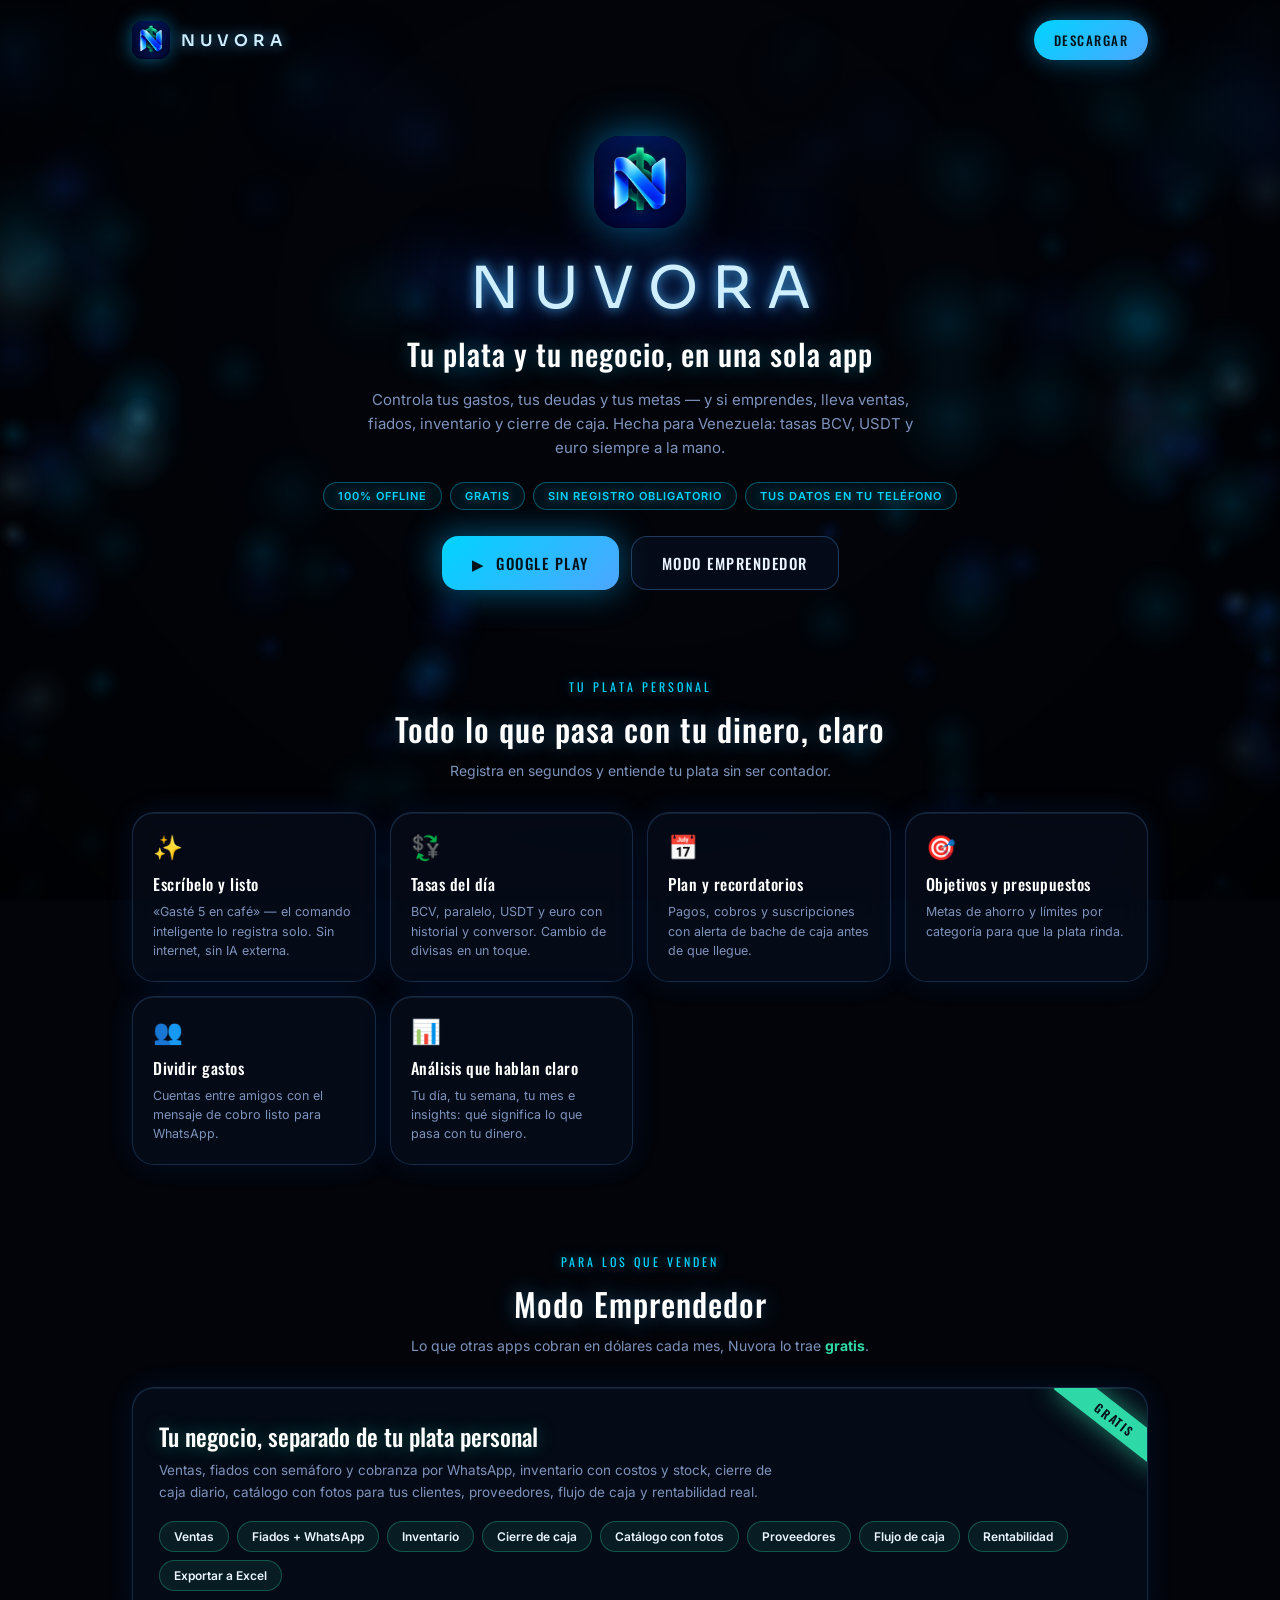
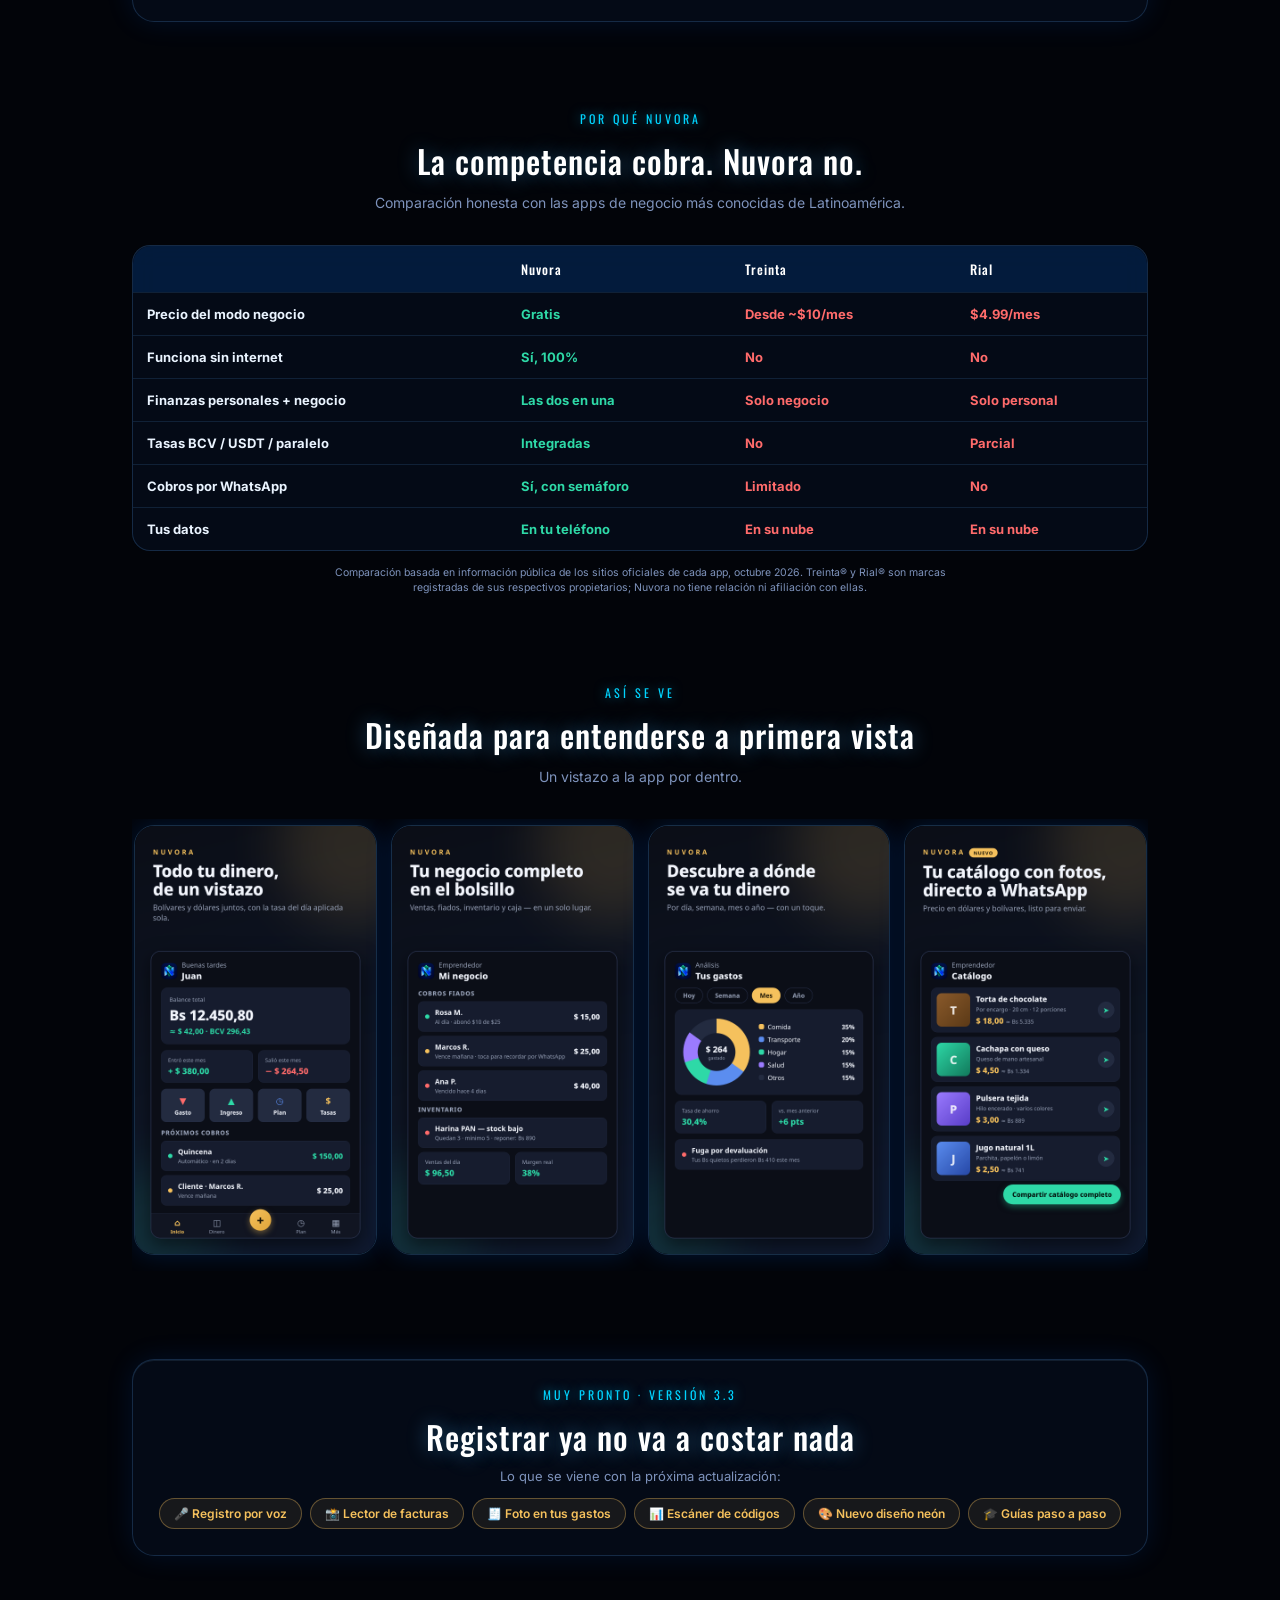
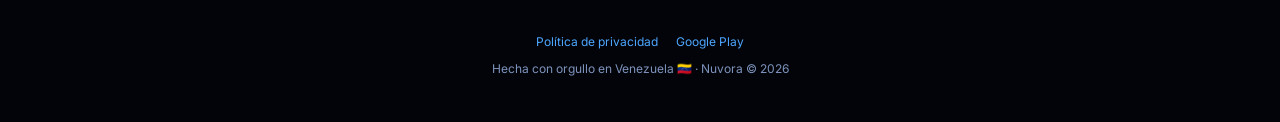
<file: index.html>
<!DOCTYPE html>
<html lang="es">
<head>
<meta charset="UTF-8">
<meta name="viewport" content="width=device-width, initial-scale=1.0">
<title>Nuvora — Tu plata y tu negocio, en una sola app</title>
<meta name="description" content="Nuvora: finanzas personales y modo Emprendedor gratis. Tasas BCV/USDT, fiados con WhatsApp, inventario y más. 100% offline.">
<link rel="preconnect" href="https://fonts.googleapis.com">
<link href="https://fonts.googleapis.com/css2?family=Sora:wght@400;600;700&family=Oswald:wght@300;400;500;600&family=Inter:wght@400;500;600;700&display=swap" rel="stylesheet">
<style>
  * { margin:0; padding:0; box-sizing:border-box; -webkit-tap-highlight-color:transparent; }
  :root{
    --neon:#00D4FF; --neon2:#4DA6FF; --gold:#F5C15D; --green:#2ED9A7; --red:#FF6B6B;
    --text:#EAF4FF; --dim:#7E93BC;
  }
  body { font-family:'Inter',system-ui,sans-serif; background:#020409; color:var(--text); overflow-x:hidden; }
  #smoke { position:fixed; inset:0; width:100%; height:100%; z-index:0; }
  .vignette { position:fixed; inset:0; z-index:1; pointer-events:none;
    background:radial-gradient(ellipse at 50% 35%, transparent 40%, rgba(0,0,0,.6) 100%); }
  .wrap { position:relative; z-index:2; max-width:1060px; margin:0 auto; padding:0 22px; }

  .card { background:rgba(8,16,34,.58); border:1px solid rgba(90,170,255,.20); border-radius:22px;
    backdrop-filter:blur(16px); -webkit-backdrop-filter:blur(16px);
    box-shadow:0 0 28px rgba(0,110,255,.12), inset 0 1px 0 rgba(140,200,255,.10); }

  /* NAV */
  nav { display:flex; align-items:center; justify-content:space-between; padding:20px 0; }
  .brand { display:flex; align-items:center; gap:11px; }
  .brand img { width:38px; height:38px; border-radius:11px; box-shadow:0 0 18px rgba(0,180,255,.5); }
  .brand span { font-family:'Sora'; font-weight:600; letter-spacing:5px; font-size:16px; color:#CFEFFF;
    text-shadow:0 0 14px rgba(77,184,255,.8); }
  .nav-cta { font-family:'Oswald'; font-size:13px; letter-spacing:1.5px; font-weight:500; color:#02131c;
    background:linear-gradient(135deg,var(--neon),var(--neon2)); padding:10px 20px; border-radius:999px;
    text-decoration:none; box-shadow:0 0 24px rgba(0,180,255,.45); }

  /* HERO */
  .hero { text-align:center; padding:56px 0 44px; }
  .hero .logo-big { width:92px; height:92px; border-radius:26px; box-shadow:0 0 44px rgba(0,170,255,.6); }
  .wordmark { font-family:'Sora'; font-weight:400; font-size:clamp(38px,7vw,58px); letter-spacing:14px; color:#CFEFFF;
    margin:20px 0 6px; text-indent:14px;
    text-shadow:0 0 12px rgba(77,184,255,.9), 0 0 34px rgba(30,120,255,.75), 0 0 80px rgba(0,80,255,.6); }
  .hero h1 { font-family:'Oswald'; font-weight:500; font-size:clamp(21px,4vw,30px); letter-spacing:1px; color:#fff;
    text-shadow:0 0 20px rgba(0,212,255,.4); margin-bottom:12px; }
  .hero p { color:var(--dim); font-size:15px; max-width:560px; margin:0 auto 22px; line-height:1.6; }
  .badges { display:flex; gap:8px; justify-content:center; flex-wrap:wrap; margin-bottom:26px; }
  .badges span { font-size:11px; letter-spacing:1px; font-weight:600; color:var(--neon);
    border:1px solid rgba(0,212,255,.35); padding:6px 14px; border-radius:999px; background:rgba(0,212,255,.07);
    text-shadow:0 0 10px rgba(0,212,255,.5); }
  .cta-row { display:flex; gap:12px; justify-content:center; flex-wrap:wrap; }
  .btn { font-family:'Oswald'; letter-spacing:1.5px; font-weight:500; font-size:15px; padding:15px 30px; border-radius:16px;
    text-decoration:none; display:inline-flex; align-items:center; gap:9px; }
  .btn-p { color:#02131c; background:linear-gradient(135deg,var(--neon),var(--neon2)); box-shadow:0 0 34px rgba(0,180,255,.5); }
  .btn-s { color:var(--text); background:rgba(8,16,34,.6); border:1px solid rgba(90,170,255,.3); }

  /* SECTIONS */
  section { padding:44px 0; }
  .kicker { text-align:center; font-family:'Oswald'; font-size:12px; letter-spacing:3px; color:var(--neon);
    text-shadow:0 0 12px rgba(0,212,255,.6); margin-bottom:10px; }
  h2 { text-align:center; font-family:'Oswald'; font-weight:500; font-size:clamp(22px,4.4vw,32px); letter-spacing:1px;
    color:#fff; text-shadow:0 0 20px rgba(77,184,255,.4); margin-bottom:8px; }
  .lead { text-align:center; color:var(--dim); font-size:14px; max-width:600px; margin:0 auto 30px; line-height:1.6; }

  .grid { display:grid; grid-template-columns:repeat(auto-fit,minmax(230px,1fr)); gap:14px; }
  .feat { padding:20px; }
  .feat .ic { font-size:24px; margin-bottom:10px; }
  .feat h3 { font-family:'Oswald'; font-weight:500; font-size:16px; letter-spacing:.5px; color:#fff; margin-bottom:6px; }
  .feat p { color:var(--dim); font-size:12.5px; line-height:1.55; }

  .biz { padding:30px 26px; position:relative; overflow:hidden; }
  .biz .free-tag { position:absolute; top:18px; right:-34px; transform:rotate(38deg); background:var(--green); color:#02131c;
    font-family:'Oswald'; font-weight:600; letter-spacing:2px; font-size:12px; padding:5px 44px;
    box-shadow:0 0 26px rgba(46,217,167,.6); }
  .biz h3 { font-family:'Oswald'; font-weight:500; font-size:24px; color:#fff; margin-bottom:6px;
    text-shadow:0 0 18px rgba(46,217,167,.4); }
  .biz > p { color:var(--dim); font-size:13.5px; max-width:640px; line-height:1.6; margin-bottom:18px; }
  .chips { display:flex; flex-wrap:wrap; gap:8px; }
  .chips span { font-size:12px; font-weight:600; color:var(--text); background:rgba(46,217,167,.09);
    border:1px solid rgba(46,217,167,.3); border-radius:999px; padding:7px 14px; }

  table { width:100%; border-collapse:collapse; font-size:13px; overflow:hidden; border-radius:18px; }
  th, td { padding:13px 14px; text-align:left; }
  th { font-family:'Oswald'; letter-spacing:1px; font-weight:500; background:rgba(0,110,255,.16); color:#fff; }
  td { border-top:1px solid rgba(90,170,255,.14); color:var(--dim); }
  td b { color:var(--text); }
  .yes { color:var(--green); font-weight:700; }
  .no { color:var(--red); font-weight:700; }
  .tbl-wrap { overflow-x:auto; border-radius:18px; border:1px solid rgba(90,170,255,.2);
    background:rgba(8,16,34,.58); backdrop-filter:blur(14px); }

  .shots { display:flex; gap:14px; overflow-x:auto; padding:6px 2px 16px; scroll-snap-type:x mandatory; }
  .shots img { height:430px; border-radius:20px; scroll-snap-align:center; flex:0 0 auto;
    border:1px solid rgba(90,170,255,.25); box-shadow:0 0 26px rgba(0,110,255,.18); }

  .soon { text-align:center; padding:26px; }
  .soon p { color:var(--dim); font-size:13px; margin-bottom:14px; }
  .soon .chips { justify-content:center; }
  .soon .chips span { background:rgba(245,193,93,.08); border-color:rgba(245,193,93,.35); color:var(--gold); }

  footer { text-align:center; padding:34px 0 46px; color:var(--dim); font-size:12px; }
  footer a { color:var(--neon2); text-decoration:none; }
  footer .fl { display:flex; gap:18px; justify-content:center; margin-bottom:12px; flex-wrap:wrap; }
</style>
</head>
<body>
<canvas id="smoke"></canvas>
<div class="vignette"></div>

<div class="wrap">
  <nav>
    <div class="brand"><img src="logo.png" alt="Nuvora"><span>NUVORA</span></div>
    <a class="nav-cta" href="https://play.google.com/store/apps/details?id=com.nuvora.ve">DESCARGAR</a>
  </nav>

  <div class="hero">
    <img class="logo-big" src="logo.png" alt="Logo Nuvora">
    <div class="wordmark">NUVORA</div>
    <h1>Tu plata y tu negocio, en una sola app</h1>
    <p>Controla tus gastos, tus deudas y tus metas — y si emprendes, lleva ventas, fiados, inventario y cierre de caja. Hecha para Venezuela: tasas BCV, USDT y euro siempre a la mano.</p>
    <div class="badges">
      <span>100% OFFLINE</span><span>GRATIS</span><span>SIN REGISTRO OBLIGATORIO</span><span>TUS DATOS EN TU TELÉFONO</span>
    </div>
    <div class="cta-row">
      <a class="btn btn-p" href="https://play.google.com/store/apps/details?id=com.nuvora.ve">▶ &nbsp;GOOGLE PLAY</a>
      <a class="btn btn-s" href="#emprendedor">MODO EMPRENDEDOR</a>
    </div>
  </div>

  <section>
    <div class="kicker">TU PLATA PERSONAL</div>
    <h2>Todo lo que pasa con tu dinero, claro</h2>
    <p class="lead">Registra en segundos y entiende tu plata sin ser contador.</p>
    <div class="grid">
      <div class="card feat"><div class="ic">✨</div><h3>Escríbelo y listo</h3><p>«Gasté 5 en café» — el comando inteligente lo registra solo. Sin internet, sin IA externa.</p></div>
      <div class="card feat"><div class="ic">💱</div><h3>Tasas del día</h3><p>BCV, paralelo, USDT y euro con historial y conversor. Cambio de divisas en un toque.</p></div>
      <div class="card feat"><div class="ic">📅</div><h3>Plan y recordatorios</h3><p>Pagos, cobros y suscripciones con alerta de bache de caja antes de que llegue.</p></div>
      <div class="card feat"><div class="ic">🎯</div><h3>Objetivos y presupuestos</h3><p>Metas de ahorro y límites por categoría para que la plata rinda.</p></div>
      <div class="card feat"><div class="ic">👥</div><h3>Dividir gastos</h3><p>Cuentas entre amigos con el mensaje de cobro listo para WhatsApp.</p></div>
      <div class="card feat"><div class="ic">📊</div><h3>Análisis que hablan claro</h3><p>Tu día, tu semana, tu mes e insights: qué significa lo que pasa con tu dinero.</p></div>
    </div>
  </section>

  <section id="emprendedor">
    <div class="kicker">PARA LOS QUE VENDEN</div>
    <h2>Modo Emprendedor</h2>
    <p class="lead">Lo que otras apps cobran en dólares cada mes, Nuvora lo trae <b style="color:var(--green)">gratis</b>.</p>
    <div class="card biz">
      <div class="free-tag">GRATIS</div>
      <h3>Tu negocio, separado de tu plata personal</h3>
      <p>Ventas, fiados con semáforo y cobranza por WhatsApp, inventario con costos y stock, cierre de caja diario, catálogo con fotos para tus clientes, proveedores, flujo de caja y rentabilidad real.</p>
      <div class="chips">
        <span>Ventas</span><span>Fiados + WhatsApp</span><span>Inventario</span><span>Cierre de caja</span>
        <span>Catálogo con fotos</span><span>Proveedores</span><span>Flujo de caja</span><span>Rentabilidad</span><span>Exportar a Excel</span>
      </div>
    </div>
  </section>

  <section>
    <div class="kicker">POR QUÉ NUVORA</div>
    <h2>La competencia cobra. Nuvora no.</h2>
    <p class="lead">Comparación honesta con las apps de negocio más conocidas de Latinoamérica.</p>
    <div class="tbl-wrap">
      <table>
        <tr><th></th><th>Nuvora</th><th>Treinta</th><th>Rial</th></tr>
        <tr><td><b>Precio del modo negocio</b></td><td class="yes">Gratis</td><td class="no">Desde ~$10/mes</td><td class="no">$4.99/mes</td></tr>
        <tr><td><b>Funciona sin internet</b></td><td class="yes">Sí, 100%</td><td class="no">No</td><td class="no">No</td></tr>
        <tr><td><b>Finanzas personales + negocio</b></td><td class="yes">Las dos en una</td><td class="no">Solo negocio</td><td class="no">Solo personal</td></tr>
        <tr><td><b>Tasas BCV / USDT / paralelo</b></td><td class="yes">Integradas</td><td class="no">No</td><td class="no">Parcial</td></tr>
        <tr><td><b>Cobros por WhatsApp</b></td><td class="yes">Sí, con semáforo</td><td class="no">Limitado</td><td class="no">No</td></tr>
        <tr><td><b>Tus datos</b></td><td class="yes">En tu teléfono</td><td class="no">En su nube</td><td class="no">En su nube</td></tr>
      </table>
    </div>
    <p style="text-align:center; color:var(--dim); font-size:10.5px; margin-top:14px; max-width:640px; margin-left:auto; margin-right:auto; line-height:1.5;">Comparación basada en información pública de los sitios oficiales de cada app, octubre 2026. Treinta® y Rial® son marcas registradas de sus respectivos propietarios; Nuvora no tiene relación ni afiliación con ellas.</p>
  </section>

  <section>
    <div class="kicker">ASÍ SE VE</div>
    <h2>Diseñada para entenderse a primera vista</h2>
    <p class="lead">Un vistazo a la app por dentro.</p>
    <div class="shots">
      <img src="assets/shot1.png" alt="Inicio de Nuvora">
      <img src="assets/shot2.png" alt="Modo Emprendedor">
      <img src="assets/shot3.png" alt="Análisis">
      <img src="assets/shot4.png" alt="Catálogo WhatsApp">
    </div>
  </section>

  <section>
    <div class="card soon">
      <div class="kicker">MUY PRONTO · VERSIÓN 3.3</div>
      <h2>Registrar ya no va a costar nada</h2>
      <p>Lo que se viene con la próxima actualización:</p>
      <div class="chips">
        <span>🎤 Registro por voz</span><span>📸 Lector de facturas</span><span>🧾 Foto en tus gastos</span>
        <span>📊 Escáner de códigos</span><span>🎨 Nuevo diseño neón</span><span>🎓 Guías paso a paso</span>
      </div>
    </div>
  </section>

  <footer>
    <div class="fl">
      <a href="privacidad">Política de privacidad</a>
      <a href="https://play.google.com/store/apps/details?id=com.nuvora.ve">Google Play</a>
    </div>
    <div>Hecha con orgullo en Venezuela 🇻🇪 · Nuvora © 2026</div>
  </footer>
</div>

<script>
const cv = document.getElementById('smoke');
const cx = cv.getContext('2d');
let W, H, DPR;
function size(){ DPR = devicePixelRatio || 1; W = cv.width = innerWidth * DPR; H = cv.height = innerHeight * DPR; }
size(); addEventListener('resize', size);
const streams = [
  { x:.04, spread:.09, n:60, hot:true  },
  { x:.96, spread:.09, n:60, hot:true  },
  { x:.28, spread:.12, n:38, hot:false },
  { x:.72, spread:.12, n:38, hot:false },
];
const parts = [];
for (const s of streams){
  for (let i=0;i<s.n;i++){
    parts.push({ s, h: Math.random(), spd: .0016 + Math.random()*.0023, ph: Math.random()*Math.PI*2,
      sz: (.010 + Math.random()*.030), hue: Math.random() });
  }
}
function frame(t){
  cx.clearRect(0,0,W,H);
  cx.globalCompositeOperation = 'lighter';
  for (const p of parts){
    p.h += p.spd;
    if (p.h > 1){ p.h = 0; p.ph = Math.random()*Math.PI*2; }
    const s = p.s;
    const sway = Math.sin(p.h*7 + p.ph + t*.0006) * s.spread * (0.3 + p.h);
    let xf = s.x + sway;
    if (xf < .01) xf = .01; if (xf > .99) xf = .99;
    const x = xf * W;
    const y = (1.08 - p.h*1.25) * H;
    const life = Math.sin(Math.PI * Math.min(1, p.h*1.15));
    const grow = .5 + p.h*1.6;
    const r = p.sz * grow * Math.max(W,H);
    const a = life * (s.hot ? .20 : .14) * (0.7 + 0.3*Math.sin(t*.003 + p.ph*5));
    if (a <= 0.004) continue;
    let cr,cg,cb;
    if (s.hot && p.hue < .25){ cr=140; cg=220; cb=255; }
    else if (p.hue < .6){ cr=0; cg=190; cb=255; }
    else { cr=20; cg=90; cb=255; }
    const g = cx.createRadialGradient(x,y,0, x,y,r);
    g.addColorStop(0, `rgba(${cr},${cg},${cb},${a})`);
    g.addColorStop(.5, `rgba(${cr},${cg},${cb},${a*.4})`);
    g.addColorStop(1, `rgba(${cr},${cg},${cb},0)`);
    cx.fillStyle = g;
    cx.beginPath(); cx.arc(x,y,r,0,Math.PI*2); cx.fill();
  }
  requestAnimationFrame(frame);
}
requestAnimationFrame(frame);
</script>
</body>
</html>
</file>
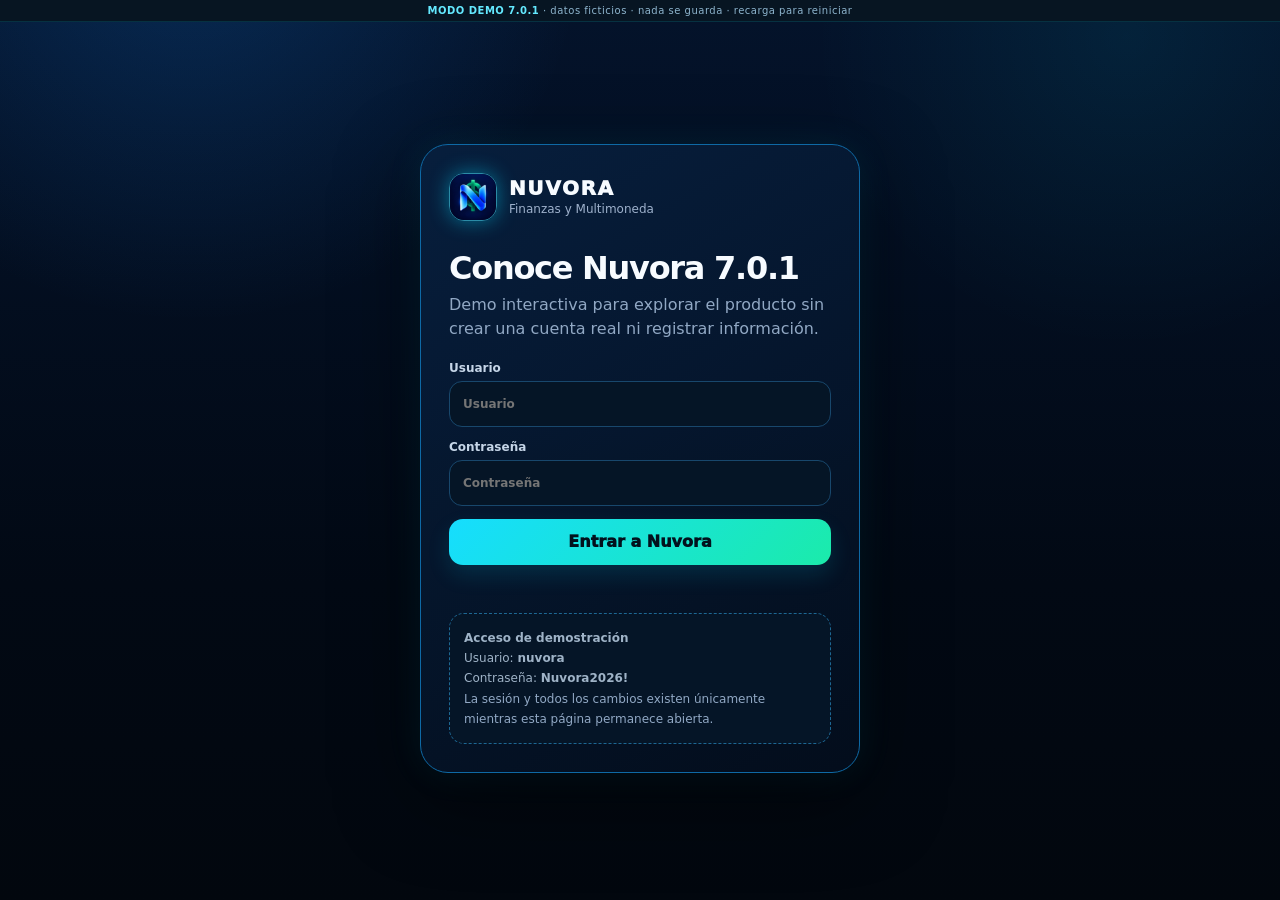
<file: demo/index.html>
<!doctype html><html lang="es"><head><meta charset="utf-8"><meta name="viewport" content="width=device-width,initial-scale=1"><meta http-equiv="refresh" content="0;url=./v701.html"><title>Nuvora Demo</title></head><body style="margin:0;background:#020916;color:white;font-family:system-ui"><p style="padding:24px">Abriendo Nuvora 7.0.1… <a href="./v701.html" style="color:#28dfff">Continuar</a></p><script>location.replace('./v701.html')</script></body></html>
</file>
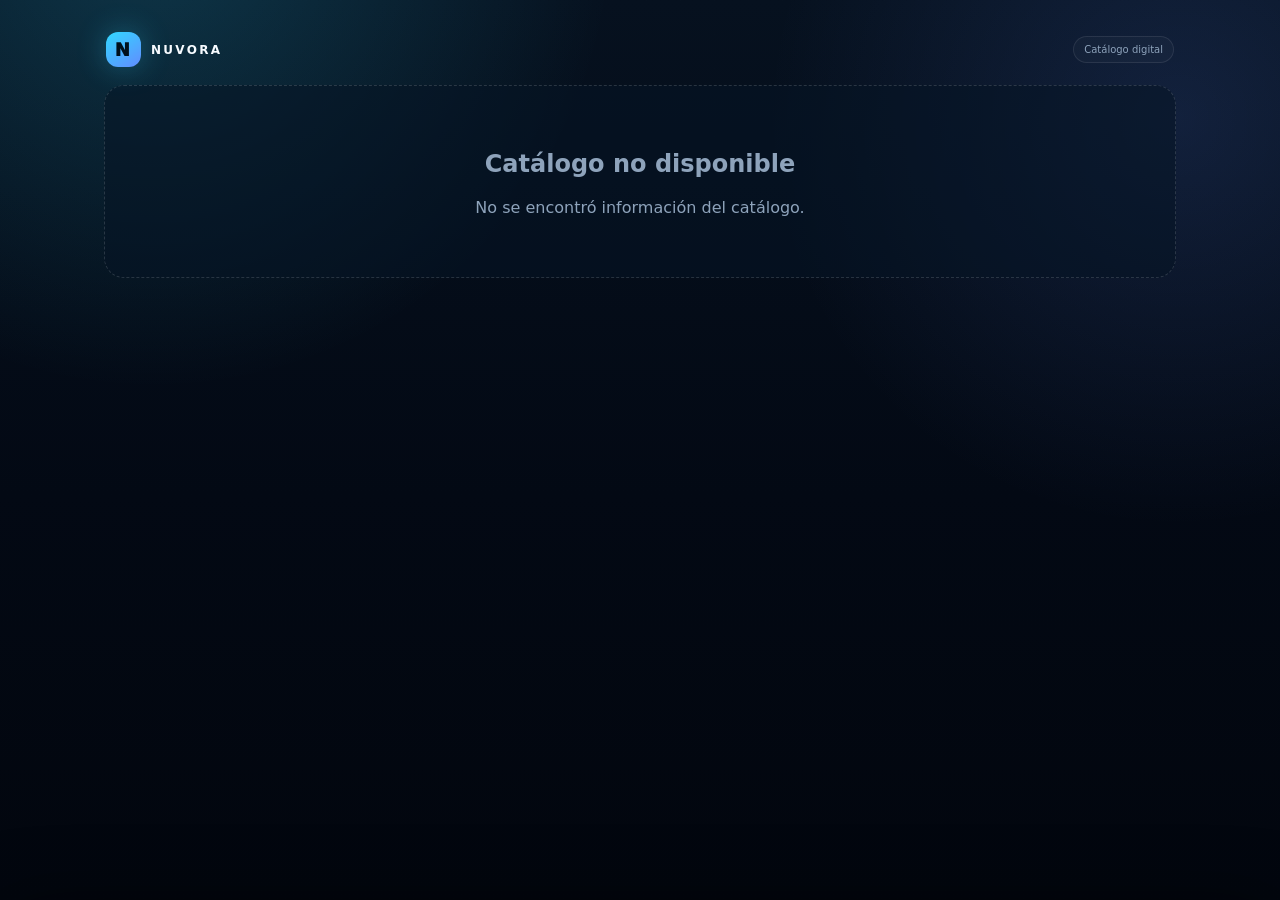
<file: catalogo.html>
<!doctype html>
<html lang="es">
<head>
<meta charset="utf-8"><meta name="viewport" content="width=device-width,initial-scale=1,viewport-fit=cover"><meta name="theme-color" content="#06111f"><meta name="color-scheme" content="dark"><meta property="og:type" content="website"><meta property="og:title" content="Catálogo Nuvora"><meta property="og:description" content="Productos, precios y disponibilidad actualizados desde Nuvora."><meta property="og:image" content="https://nuvora-ve.github.io/logo_512.png"><meta name="twitter:card" content="summary_large_image"><title>Catálogo · Nuvora</title>
<style>
:root{--bg:#030914;--glass:rgba(10,24,43,.76);--card:#09182a;--line:rgba(255,255,255,.09);--text:#f7fbff;--muted:#8ea3bb;--cyan:#31d8ff;--blue:#628cff;--green:#35e6a7;--danger:#ff7888;--shadow:0 24px 70px rgba(0,0,0,.42)}*{box-sizing:border-box}html{scroll-behavior:smooth}body{margin:0;min-height:100vh;color:var(--text);font-family:Inter,ui-sans-serif,system-ui,-apple-system,"Segoe UI",sans-serif;background:#030914;padding-bottom:105px}body:before{content:"";position:fixed;inset:0;pointer-events:none;background:radial-gradient(circle at 12% -8%,rgba(49,216,255,.19),transparent 31%),radial-gradient(circle at 92% 13%,rgba(98,140,255,.14),transparent 29%),linear-gradient(180deg,#06111f 0,#030914 55%,#02060e 100%);z-index:-2}body:after{content:"";position:fixed;inset:0;pointer-events:none;opacity:.12;background-image:linear-gradient(rgba(255,255,255,.025) 1px,transparent 1px),linear-gradient(90deg,rgba(255,255,255,.025) 1px,transparent 1px);background-size:34px 34px;mask-image:linear-gradient(to bottom,#000,transparent 72%);z-index:-1}button,input,textarea{font:inherit}.wrap{width:min(1120px,100%);margin:auto;padding:18px 14px 54px}.nav{display:flex;align-items:center;justify-content:space-between;padding:4px 2px 18px}.brand{display:flex;align-items:center;gap:10px;font-size:12px;font-weight:900;letter-spacing:.19em}.nmark{width:35px;height:35px;display:grid;place-items:center;border-radius:12px;background:linear-gradient(145deg,var(--cyan),var(--blue));color:#00101c;font-size:18px;font-weight:1000;box-shadow:0 0 30px rgba(49,216,255,.3)}.secure{font-size:10px;color:var(--muted);border:1px solid var(--line);padding:7px 10px;border-radius:999px;background:rgba(255,255,255,.025)}.hero{position:relative;overflow:hidden;border:1px solid rgba(255,255,255,.12);border-radius:30px;padding:22px;background:linear-gradient(145deg,rgba(16,43,73,.92),rgba(7,19,35,.88));box-shadow:var(--shadow);backdrop-filter:blur(18px)}.hero:before{content:"";position:absolute;width:280px;height:280px;border-radius:50%;right:-110px;top:-150px;background:rgba(49,216,255,.18);filter:blur(12px)}.hero-main{position:relative;z-index:1;display:flex;gap:16px;align-items:center}.logo,.initial{width:76px;height:76px;border-radius:23px;border:1px solid rgba(255,255,255,.16);background:#071426;box-shadow:0 12px 35px rgba(0,0,0,.28)}.logo{object-fit:cover}.initial{display:grid;place-items:center;font-size:30px;font-weight:1000;color:#87ebff;background:linear-gradient(145deg,rgba(49,216,255,.14),rgba(98,140,255,.1))}.hero-copy{min-width:0;flex:1}.eyebrow{font-size:10px;font-weight:900;letter-spacing:.18em;color:#77e8ff}.hero h1{font-size:clamp(27px,7vw,44px);line-height:1.02;margin:6px 0 7px;letter-spacing:-.035em}.sub{margin:0;color:var(--muted);font-size:13px;line-height:1.55;max-width:650px}.hero-actions{position:relative;z-index:1;display:flex;gap:9px;flex-wrap:wrap;margin-top:18px}.contact{display:inline-flex;align-items:center;justify-content:center;min-height:44px;padding:11px 16px;border-radius:14px;text-decoration:none;background:#25d366;color:#02150a;font-weight:900;font-size:13px}.trust{display:inline-flex;align-items:center;padding:10px 13px;border:1px solid var(--line);border-radius:14px;color:#c6d4e4;background:rgba(255,255,255,.035);font-size:11px}.toolbar{display:flex;gap:9px;align-items:center;margin:22px 0 13px}.search{flex:1;position:relative}.search input{width:100%;height:46px;border-radius:15px;border:1px solid var(--line);background:rgba(7,20,38,.72);color:var(--text);padding:0 15px 0 42px;outline:none}.search input:focus{border-color:rgba(49,216,255,.5);box-shadow:0 0 0 3px rgba(49,216,255,.07)}.search:before{content:"⌕";position:absolute;left:15px;top:9px;font-size:22px;color:var(--muted)}.count{white-space:nowrap;color:var(--muted);font-size:11px}.section-head{display:flex;align-items:end;justify-content:space-between;margin:5px 2px 12px}.section-head h2{margin:0;font-size:18px}.section-head span{font-size:11px;color:var(--muted)}.grid{display:grid;grid-template-columns:repeat(2,minmax(0,1fr));gap:12px}.item{min-width:0;overflow:hidden;display:flex;flex-direction:column;border-radius:22px;border:1px solid var(--line);background:linear-gradient(180deg,rgba(11,29,50,.94),rgba(7,19,35,.95));box-shadow:0 12px 34px rgba(0,0,0,.26);transition:transform .18s ease,border-color .18s ease,box-shadow .18s ease}.item:hover{transform:translateY(-3px);border-color:rgba(49,216,255,.22);box-shadow:0 18px 45px rgba(0,0,0,.34)}.visual{position:relative;overflow:hidden;background:#06101d}.photo,.ph{width:100%;aspect-ratio:1/1;display:block;object-fit:cover}.photo{transition:transform .3s ease}.item:hover .photo{transform:scale(1.025)}.ph{display:grid;place-items:center;background:radial-gradient(circle at 50% 30%,rgba(49,216,255,.12),transparent 55%);font-size:34px;color:#4d6680}.badge{position:absolute;left:10px;top:10px;padding:6px 8px;border-radius:999px;background:rgba(3,9,20,.76);border:1px solid rgba(255,255,255,.12);backdrop-filter:blur(8px);font-size:9px;font-weight:900;color:#b7c8da}.body{padding:14px;display:flex;flex-direction:column;flex:1}.name{font-size:14px;font-weight:900;line-height:1.3}.price{margin-top:5px;color:var(--green);font-size:17px;font-weight:1000;letter-spacing:-.02em}.detail{margin-top:6px;color:var(--muted);font-size:11.5px;line-height:1.45}.stock{margin-top:9px;font-size:10px;color:#a2b4c8}.stock.out{color:var(--danger)}.add{width:100%;min-height:43px;margin-top:auto;padding:10px;border:0;border-radius:13px;background:linear-gradient(135deg,var(--cyan),var(--blue));color:#00131f;font-weight:950;cursor:pointer;box-shadow:0 8px 24px rgba(49,216,255,.13)}.detail+.add,.stock+.add{margin-top:12px}.add:disabled{background:rgba(255,255,255,.06);color:#657a90;box-shadow:none;cursor:not-allowed}.empty,.error{text-align:center;color:var(--muted);padding:44px 18px;border:1px dashed rgba(255,255,255,.14);border-radius:20px;background:rgba(7,20,38,.55)}.cta{display:block;text-align:center;margin:28px auto 0;padding:14px 18px;border-radius:16px;text-decoration:none;background:rgba(255,255,255,.04);border:1px solid var(--line);color:#d0dfef;font-weight:800}.foot{text-align:center;color:#5e748d;font-size:10.5px;margin-top:15px}.cartbar{position:fixed;z-index:20;left:50%;transform:translateX(-50%);bottom:max(12px,env(safe-area-inset-bottom));width:min(calc(100% - 24px),780px);display:none;align-items:center;justify-content:space-between;gap:12px;padding:11px 12px 11px 16px;border-radius:21px;background:rgba(8,25,45,.9);border:1px solid rgba(49,216,255,.3);box-shadow:0 20px 60px rgba(0,0,0,.65),0 0 30px rgba(49,216,255,.09);backdrop-filter:blur(22px)}.cartbar.show{display:flex}.cartmini strong{display:block;font-size:14px}.cartmini span{font-size:11px;color:var(--muted)}.open-cart{border:0;border-radius:14px;padding:11px 16px;background:linear-gradient(135deg,var(--cyan),var(--blue));color:#00131f;font-weight:950}.shade{position:fixed;z-index:29;inset:0;background:rgba(0,0,0,.72);display:none;backdrop-filter:blur(4px)}.shade.show{display:block}.sheet{position:fixed;z-index:30;left:0;right:0;bottom:0;max-height:90vh;overflow:auto;background:#071426;border-top:1px solid rgba(255,255,255,.13);border-radius:29px 29px 0 0;padding:18px 16px calc(24px + env(safe-area-inset-bottom));transform:translateY(110%);transition:transform .24s ease;box-shadow:0 -24px 80px rgba(0,0,0,.72)}.sheet.show{transform:translateY(0)}.sheet-inner{max-width:720px;margin:auto}.grab{width:44px;height:4px;border-radius:8px;background:rgba(255,255,255,.17);margin:0 auto 15px}.sheet h2{margin:0 0 3px;font-size:22px}.hint{color:var(--muted);font-size:12px;margin-bottom:16px}.cartline{display:grid;grid-template-columns:1fr auto;gap:12px;padding:13px 0;border-bottom:1px solid var(--line)}.cartline-name{font-weight:850;font-size:13px}.cartline-price{color:var(--muted);font-size:11px;margin-top:3px}.qty{display:flex;align-items:center;gap:8px}.qbtn{width:35px;height:35px;border-radius:11px;border:1px solid var(--line);background:rgba(255,255,255,.045);color:#fff;font-weight:950}.qnum{width:25px;text-align:center;font-weight:900}.total{display:flex;justify-content:space-between;padding:17px 0;font-size:18px;font-weight:950}.fields{display:grid;gap:9px}.field{width:100%;border:1px solid var(--line);background:#020814;color:#fff;border-radius:14px;padding:13px;outline:none}.field:focus{border-color:rgba(49,216,255,.48)}.send{width:100%;min-height:51px;margin-top:12px;border:0;border-radius:16px;background:#25d366;color:#03140a;font-weight:1000}.send:disabled{opacity:.45}.note{color:#6d8299;font-size:10.5px;line-height:1.45;margin:10px 2px}.toast{position:fixed;z-index:50;left:50%;bottom:102px;transform:translate(-50%,18px);opacity:0;background:#10243d;color:#fff;border:1px solid var(--line);border-radius:14px;padding:10px 14px;font-size:12px;transition:.2s;pointer-events:none}.toast.show{opacity:1;transform:translate(-50%,0)}@media(min-width:720px){.wrap{padding:28px 24px 65px}.hero{padding:29px}.logo,.initial{width:88px;height:88px}.grid{grid-template-columns:repeat(3,minmax(0,1fr));gap:16px}.body{padding:16px}.name{font-size:15px}}@media(min-width:1020px){.grid{grid-template-columns:repeat(4,minmax(0,1fr))}}@media(prefers-reduced-motion:reduce){*{scroll-behavior:auto!important;transition:none!important}}
.gallery-count{position:absolute;right:10px;top:10px;padding:6px 8px;border-radius:999px;background:rgba(3,9,20,.76);border:1px solid rgba(255,255,255,.12);font-size:9px;font-weight:900;color:#fff}.bs-price{margin-top:3px;color:#a9bed2;font-size:11px;font-weight:750}.detailbtn{width:100%;min-height:38px;margin:9px 0 0;border:1px solid var(--line);border-radius:12px;background:rgba(255,255,255,.035);color:#dbe9f7;font-weight:850;cursor:pointer}.product-modal{position:fixed;z-index:42;inset:0;display:none;place-items:center;padding:18px;background:rgba(0,0,0,.78);backdrop-filter:blur(8px)}.product-modal.show{display:grid}.product-panel{width:min(620px,100%);max-height:92vh;overflow:auto;border:1px solid rgba(255,255,255,.13);border-radius:26px;background:#071426;box-shadow:0 28px 90px rgba(0,0,0,.7);padding:14px}.product-close{float:right;width:38px;height:38px;border:1px solid var(--line);border-radius:12px;background:rgba(255,255,255,.04);color:#fff;font-size:21px}.gallery{display:flex;overflow-x:auto;scroll-snap-type:x mandatory;gap:8px;clear:both;margin-top:8px}.gallery img,.gallery .ph{flex:0 0 100%;width:100%;aspect-ratio:1/1;object-fit:cover;border-radius:18px;scroll-snap-align:start}.gallery-dots{text-align:center;color:var(--muted);font-size:11px;margin:7px 0}.product-info{padding:5px 5px 8px}.product-info h2{margin:8px 0 5px;font-size:24px}.product-info .price{font-size:22px}.share-product{width:100%;min-height:42px;margin-top:10px;border:1px solid rgba(49,216,255,.3);border-radius:13px;background:rgba(49,216,255,.07);color:#8cecff;font-weight:900}</style></head>
<body><main class="wrap"><nav class="nav"><div class="brand"><span class="nmark">N</span>NUVORA</div><span class="secure">Catálogo digital</span></nav><section id="app"></section></main><div id="cartbar" class="cartbar"><div class="cartmini"><strong id="cartcount">0 productos</strong><span id="carttotal">Total 0</span></div><button id="openCart" class="open-cart">Ver pedido</button></div><div id="shade" class="shade"></div><section id="sheet" class="sheet" role="dialog" aria-modal="true" aria-label="Tu pedido"><div class="sheet-inner"><div class="grab"></div><h2>Tu pedido</h2><div class="hint">Revisa las cantidades antes de enviarlo al negocio.</div><div id="cartlines"></div><div class="total"><span>Total</span><span id="sheetTotal">0</span></div><div class="fields"><input id="clientName" class="field" autocomplete="name" placeholder="Tu nombre (opcional)" aria-label="Tu nombre"><textarea id="clientNote" class="field" rows="3" placeholder="Nota del pedido (opcional)" aria-label="Nota del pedido"></textarea></div><button id="sendOrder" class="send">Enviar pedido por WhatsApp</button><div class="note">El pedido no descuenta inventario automáticamente. El negocio confirma la venta en Nuvora antes de descontar stock, evitando ventas falsas o pérdidas de inventario.</div></div></section><div id="toast" class="toast" role="status">Agregado al pedido</div><div id="productModal" class="product-modal" role="dialog" aria-modal="true" aria-label="Detalle del producto"><div class="product-panel"><button id="productClose" class="product-close" aria-label="Cerrar">×</button><div id="productDetail"></div></div></div>
<script>(async function(){const root=document.getElementById('app'),cartbar=document.getElementById('cartbar'),sheet=document.getElementById('sheet'),shade=document.getElementById('shade'),lines=document.getElementById('cartlines'),toast=document.getElementById('toast');const esc=s=>String(s??'').replace(/[&<>"']/g,c=>({'&':'&amp;','<':'&lt;','>':'&gt;','"':'&quot;',"'":'&#39;'}[c]));const decode64=raw=>{let b64=raw.replace(/-/g,'+').replace(/_/g,'/');while(b64.length%4)b64+='=';return new TextDecoder().decode(Uint8Array.from(atob(b64),c=>c.charCodeAt(0)))};const cart=new Map();let ctx={name:'Negocio',digits:'',currency:'$',rate:0,products:[]};const parseAmount=p=>{if(Number.isFinite(Number(p.amount)))return Number(p.amount);const raw=String(p.price||'').replace(/[^0-9,.-]/g,'');if(!raw)return 0;const clean=raw.includes(',')&&raw.includes('.')?(raw.lastIndexOf(',')>raw.lastIndexOf('.')?raw.replace(/\./g,'').replace(',','.') :raw.replace(/,/g,'')):raw.replace(',','.');return Number(clean)||0};const money=n=>`${ctx.currency} ${Number(n||0).toLocaleString('es-VE',{minimumFractionDigits:2,maximumFractionDigits:2})}`;const norm=(p,i)=>{if(Array.isArray(p)){const one=p[3]||'';return{id:String(p[5]||i),name:p[0]||'',price:p[1]||'',detail:p[2]||'',photo:one,photos:one?[one]:[],stock:Number(p[4]??999999),amount:Number(p[6]??NaN),currency:p[7]||'',bs:NaN}}const live=('nombre'in p)||('precio'in p)||('foto_url'in p);if(live){const photos=Array.isArray(p.fotos)?p.fotos.filter(Boolean):Array.isArray(p.photoUrls)?p.photoUrls.filter(Boolean):[];const one=p.foto_url||p.photoUrl||'';if(one&&!photos.includes(one))photos.unshift(one);return{id:String(p.id||i),name:p.nombre||'',price:'',detail:p.descripcion||'',photo:photos[0]||one,photos,stock:Number(p.stock??0),amount:Number(p.precio??0),currency:p.moneda||'',bs:Number(p.precio_bs??NaN)}}const photos=Array.isArray(p.photos)?p.photos.filter(Boolean):[];const one=p.photo||'';if(one&&!photos.includes(one))photos.unshift(one);return{id:String(p.id||i),name:p.name||'',price:p.price||'',detail:p.detail||'',photo:photos[0]||one,photos,stock:Number(p.stock??999999),amount:Number(p.amount??NaN),currency:p.currency||'',bs:Number(p.bs??NaN)}};const showToast=()=>{toast.classList.add('show');clearTimeout(showToast.t);showToast.t=setTimeout(()=>toast.classList.remove('show'),1200)};function updateCart(){let units=0,total=0;for(const[id,q]of cart){const p=ctx.products.find(x=>x.id===id);if(!p)continue;units+=q;total+=parseAmount(p)*q}document.getElementById('cartcount').textContent=`${units} ${units===1?'producto':'productos'}`;document.getElementById('carttotal').textContent=`Total ${money(total)}`;document.getElementById('sheetTotal').textContent=money(total);cartbar.classList.toggle('show',units>0);renderCart()}function renderCart(){lines.innerHTML='';for(const[id,q]of cart){const p=ctx.products.find(x=>x.id===id);if(!p)continue;const row=document.createElement('div');row.className='cartline';row.innerHTML=`<div><div class="cartline-name">${esc(p.name)}</div><div class="cartline-price">${esc(p.price||money(parseAmount(p)))} c/u</div></div><div class="qty"><button class="qbtn" data-act="minus" aria-label="Quitar una unidad">−</button><div class="qnum">${q}</div><button class="qbtn" data-act="plus" aria-label="Agregar una unidad">+</button></div>`;row.querySelector('[data-act=minus]').onclick=()=>setQty(id,q-1);row.querySelector('[data-act=plus]').onclick=()=>setQty(id,q+1);lines.appendChild(row)}document.getElementById('sendOrder').disabled=!ctx.digits||cart.size===0}function setQty(id,q){const p=ctx.products.find(x=>x.id===id);if(!p)return;const max=Math.max(0,Math.floor(Number.isFinite(p.stock)?p.stock:999999));if(q<=0)cart.delete(id);else cart.set(id,Math.min(q,max||0));updateCart()}function openSheet(){shade.classList.add('show');sheet.classList.add('show');document.body.style.overflow='hidden'}function closeSheet(){shade.classList.remove('show');sheet.classList.remove('show');document.body.style.overflow=''}document.getElementById('openCart').onclick=openSheet;shade.onclick=closeSheet;document.addEventListener('keydown',e=>{if(e.key==='Escape')closeSheet()});document.getElementById('sendOrder').onclick=()=>{if(!ctx.digits||!cart.size)return;const client=document.getElementById('clientName').value.trim(),note=document.getElementById('clientNote').value.trim();let total=0,units=0;const parts=[];for(const[id,q]of cart){const p=ctx.products.find(x=>x.id===id);if(!p)continue;const subtotal=parseAmount(p)*q;total+=subtotal;units+=q;parts.push(`• ${q} x ${p.name} — ${money(subtotal)}`)}const msg=[`Hola, quiero hacer este pedido en ${ctx.name}:`,'',...parts,'',`Total: ${money(total)}`,client?`Nombre: ${client}`:'',note?`Nota: ${note}`:'','',`Pedido preparado desde el catálogo de Nuvora (${units} ${units===1?'producto':'productos'}).`].filter(Boolean).join('\n');window.open(`https://wa.me/${ctx.digits}?text=${encodeURIComponent(msg)}`,'_blank','noopener')};const productModal=document.getElementById('productModal'),productDetail=document.getElementById('productDetail');function closeProduct(){productModal.classList.remove('show');if(location.hash.includes('&p='))history.replaceState(null,'',location.href.replace(/&p=[^&]*/,''))}document.getElementById('productClose').onclick=closeProduct;productModal.onclick=e=>{if(e.target===productModal)closeProduct()};function openProduct(p,updateHash=true){if(!p)return;const photos=(p.photos&&p.photos.length?p.photos:(p.photo?[p.photo]:[]));const imgs=photos.length?photos.map(u=>`<img src="${esc(u)}" alt="${esc(p.name)}" loading="lazy">`).join(''):'<div class="ph">◇</div>';const bs=Number.isFinite(p.bs)?p.bs:(ctx.rate>0&&String(p.currency).toUpperCase()==='USD'?parseAmount(p)*ctx.rate:NaN);productDetail.innerHTML=`<div class="gallery">${imgs}</div>${photos.length>1?`<div class="gallery-dots">Desliza · ${photos.length} fotos</div>`:''}<div class="product-info"><h2>${esc(p.name)}</h2><div class="price">${esc(p.price||money(parseAmount(p)))}</div>${Number.isFinite(bs)?`<div class="bs-price">Ref. BCV: Bs ${bs.toLocaleString('es-VE',{minimumFractionDigits:2,maximumFractionDigits:2})}</div>`:''}${p.detail?`<p class="detail">${esc(p.detail)}</p>`:''}<div class="stock ${p.stock<=0?'out':''}">${p.stock<=0?'Agotado':`${Math.floor(p.stock)} en existencia`}</div><button class="share-product" id="shareProduct">Compartir este producto</button></div>`;productModal.classList.add('show');if(updateHash&&location.hash.includes('c=')){const base=location.hash.replace(/&p=[^&]*/,'');history.replaceState(null,'',location.pathname+location.search+base+'&p='+encodeURIComponent(p.id))}document.getElementById('shareProduct').onclick=async()=>{const url=location.href,title=p.name;if(navigator.share){try{await navigator.share({title,text:`${p.name} · ${p.price||money(parseAmount(p))}`,url});return}catch(_){}}try{await navigator.clipboard.writeText(url);showToast()}catch(_){}}}function render(name,products,meta={}){const logo=meta.logo||'',desc=meta.description||'Productos, precios y disponibilidad actualizados desde Nuvora.',digits=String(meta.whatsapp||'').replace(/\D/g,'');ctx={name:name||'Negocio',digits,currency:meta.currency||'',rate:Number(meta.rate||0),products:products.map(norm)};if(!ctx.currency){const first=ctx.products[0];ctx.currency=first?.currency||String(first?.price||'').trim().split(/\s+/)[0]||'$'}const cards=ctx.products.map(p=>{const amount=parseAmount(p),stock=Number.isFinite(p.stock)?p.stock:999999,max=Math.max(0,Math.floor(stock)),out=max<=0,photos=p.photos&&p.photos.length?p.photos:(p.photo?[p.photo]:[]),cover=photos[0]||'',bs=Number.isFinite(p.bs)?p.bs:(ctx.rate>0&&String(p.currency).toUpperCase()==='USD'?amount*ctx.rate:NaN),visual=cover?`<div class="visual"><img class="photo" src="${esc(cover)}" alt="${esc(p.name)}" loading="lazy" onerror="this.style.display='none';this.nextElementSibling.style.display='grid'"><div class="ph" style="display:none">◇</div><span class="badge">${out?'AGOTADO':'DISPONIBLE'}</span>${photos.length>1?`<span class="gallery-count">▣ ${photos.length}</span>`:''}</div>`:`<div class="visual"><div class="ph">◇</div><span class="badge">${out?'AGOTADO':'DISPONIBLE'}</span></div>`;return`<article class="item" data-name="${esc(p.name.toLowerCase())}">${visual}<div class="body"><div class="name">${esc(p.name)}</div><div class="price">${esc(p.price||money(amount))}</div>${Number.isFinite(bs)?`<div class="bs-price">Ref. BCV: Bs ${bs.toLocaleString('es-VE',{minimumFractionDigits:2,maximumFractionDigits:2})}</div>`:''}${p.detail?`<div class="detail">${esc(p.detail)}</div>`:''}<div class="stock ${out?'out':''}">${out?'Sin stock':(stock<999999?`${Math.floor(stock)} en existencia`:'En existencia')}</div><button class="detailbtn" data-detail="${esc(p.id)}">Ver detalle${photos.length>1?' y fotos':''}</button><button class="add" data-add="${esc(p.id)}" ${out?'disabled':''}>${out?'Agotado':'Agregar al pedido'}</button></div></article>`}).join('');const mark=logo?`<img class="logo" src="${esc(logo)}" alt="${esc(name||'Negocio')}" onerror="this.outerHTML='<div class=\'initial\'>${esc((name||'N').trim().charAt(0).toUpperCase()||'N')}</div>'">`:`<div class="initial">${esc((name||'N').trim().charAt(0).toUpperCase()||'N')}</div>`;root.innerHTML=`<section class="hero"><div class="hero-main">${mark}<div class="hero-copy"><div class="eyebrow">TIENDA · CATÁLOGO DIGITAL</div><h1>${esc(name||'Negocio')}</h1><p class="sub">${esc(desc)}</p></div></div><div class="hero-actions">${digits?`<a class="contact" target="_blank" rel="noopener" href="https://wa.me/${esc(digits)}">WhatsApp del negocio</a>`:''}<span class="trust">Disponibilidad sincronizada con Nuvora</span></div></section><div class="toolbar"><div class="search"><input id="searchProducts" type="search" placeholder="Buscar productos…" aria-label="Buscar productos"></div><span class="count" id="visibleCount">${ctx.products.length} productos</span></div><div class="section-head"><h2>Productos</h2><span>Elige y arma tu pedido</span></div><div class="grid" id="productGrid">${cards||'<div class="empty" style="grid-column:1/-1">Este catálogo todavía no tiene productos disponibles.</div>'}</div><a class="cta" href="https://nuvora-ve.github.io/">Impulsa tu negocio con Nuvora</a><div class="foot">Catálogo impulsado por Nuvora · Tu dinero y tu negocio bajo control</div>`;root.querySelectorAll('[data-add]').forEach(b=>b.onclick=()=>{const id=b.getAttribute('data-add'),p=ctx.products.find(x=>x.id===id);if(!p)return;const max=Math.max(0,Math.floor(Number.isFinite(p.stock)?p.stock:999999)),q=cart.get(id)||0;if(q<max){cart.set(id,q+1);updateCart();showToast()}});root.querySelectorAll('[data-detail]').forEach(b=>b.onclick=()=>openProduct(ctx.products.find(x=>x.id===b.getAttribute('data-detail'))));const search=document.getElementById('searchProducts');search?.addEventListener('input',()=>{const q=search.value.trim().toLowerCase();let visible=0;root.querySelectorAll('.item').forEach(card=>{const on=!q||card.dataset.name.includes(q);card.style.display=on?'':'none';if(on)visible++});document.getElementById('visibleCount').textContent=`${visible} ${visible===1?'producto':'productos'}`});updateCart();const requested=location.hash.match(/(?:^#|&)p=([^&]+)/);if(requested){const p=ctx.products.find(x=>x.id===decodeURIComponent(requested[1]));if(p)setTimeout(()=>openProduct(p,false),0)}}async function completarFotos(data){try{const res=await fetch('https://nuvora-subida.juanplateado1224444.workers.dev/lista',{cache:'no-store'});if(!res.ok)return;const j=await res.json(),fotos=j.fotos||[],carpeta=f=>String(f.archivo||'').split('/')[0],buscar=id=>fotos.find(f=>carpeta(f).endsWith('-'+id))?.url||'';if(!data.l&&!data.logo){const lg=fotos.find(f=>carpeta(f).endsWith('-logo'));if(lg){data.l=lg.url;data.logo=lg.url}}(data.p||data.products||[]).forEach(p=>{const arr=Array.isArray(p),id=arr?String(p[5]||''):String(p.id||''),tiene=arr?p[3]:p.photo;if(id&&!tiene){const u=buscar(id);if(u){if(arr)p[3]=u;else p.photo=u}}})}catch(e){}}try{const live=location.hash.match(/(?:^#|&)c=([^&]+)/);if(live){root.innerHTML='<div class="hero"><div class="eyebrow">NUVORA</div><h1>Cargando catálogo…</h1><p class="sub">Consultando productos y disponibilidad actual.</p></div>';const id=decodeURIComponent(live[1]);if(!/^[A-Za-z0-9_-]{1,120}$/.test(id))throw new Error('Enlace de catálogo no válido.');const res=await fetch('https://nuvora-subida.juanplateado1224444.workers.dev/catalogo/'+encodeURIComponent(id),{cache:'no-store'});if(!res.ok)throw new Error(res.status===404?'Este catálogo no está publicado.':'No se pudo cargar el catálogo.');const body=await res.json(),data=body.catalogo||{};render(data.nombre,Array.isArray(data.productos)?data.productos:[],{logo:data.logo||data.logo_url||'',description:data.descripcion||'',whatsapp:data.whatsapp||'',currency:data.moneda||'',rate:data.tasa_bcv||0});return}const cloud=location.hash.match(/(?:^#|&)u=([^&]+)/);if(cloud){const url=decode64(cloud[1]);if(!/^https:\/\//i.test(url))throw new Error('Enlace de catálogo no válido.');const res=await fetch(url,{cache:'no-store'});if(!res.ok)throw new Error('No se pudo cargar el catálogo.');const data=await res.json();await completarFotos(data);render(data.name,Array.isArray(data.products)?data.products:[],{logo:data.logo||'',description:data.description||'',whatsapp:data.whatsapp||'',currency:data.currency||''});return}const local=location.hash.match(/(?:^#|&)d=([^&]+)/);if(!local)throw new Error('No se encontró información del catálogo.');const data=JSON.parse(decode64(local[1]));await completarFotos(data);render(data.n,Array.isArray(data.p)?data.p:[],{logo:data.l||'',description:data.d||'',whatsapp:data.w||'',currency:data.c||''})}catch(e){root.innerHTML=`<div class="error"><h2>Catálogo no disponible</h2><p>${esc(e.message||'No se pudo abrir el catálogo.')}</p></div>`}})();</script></body></html>
</file>
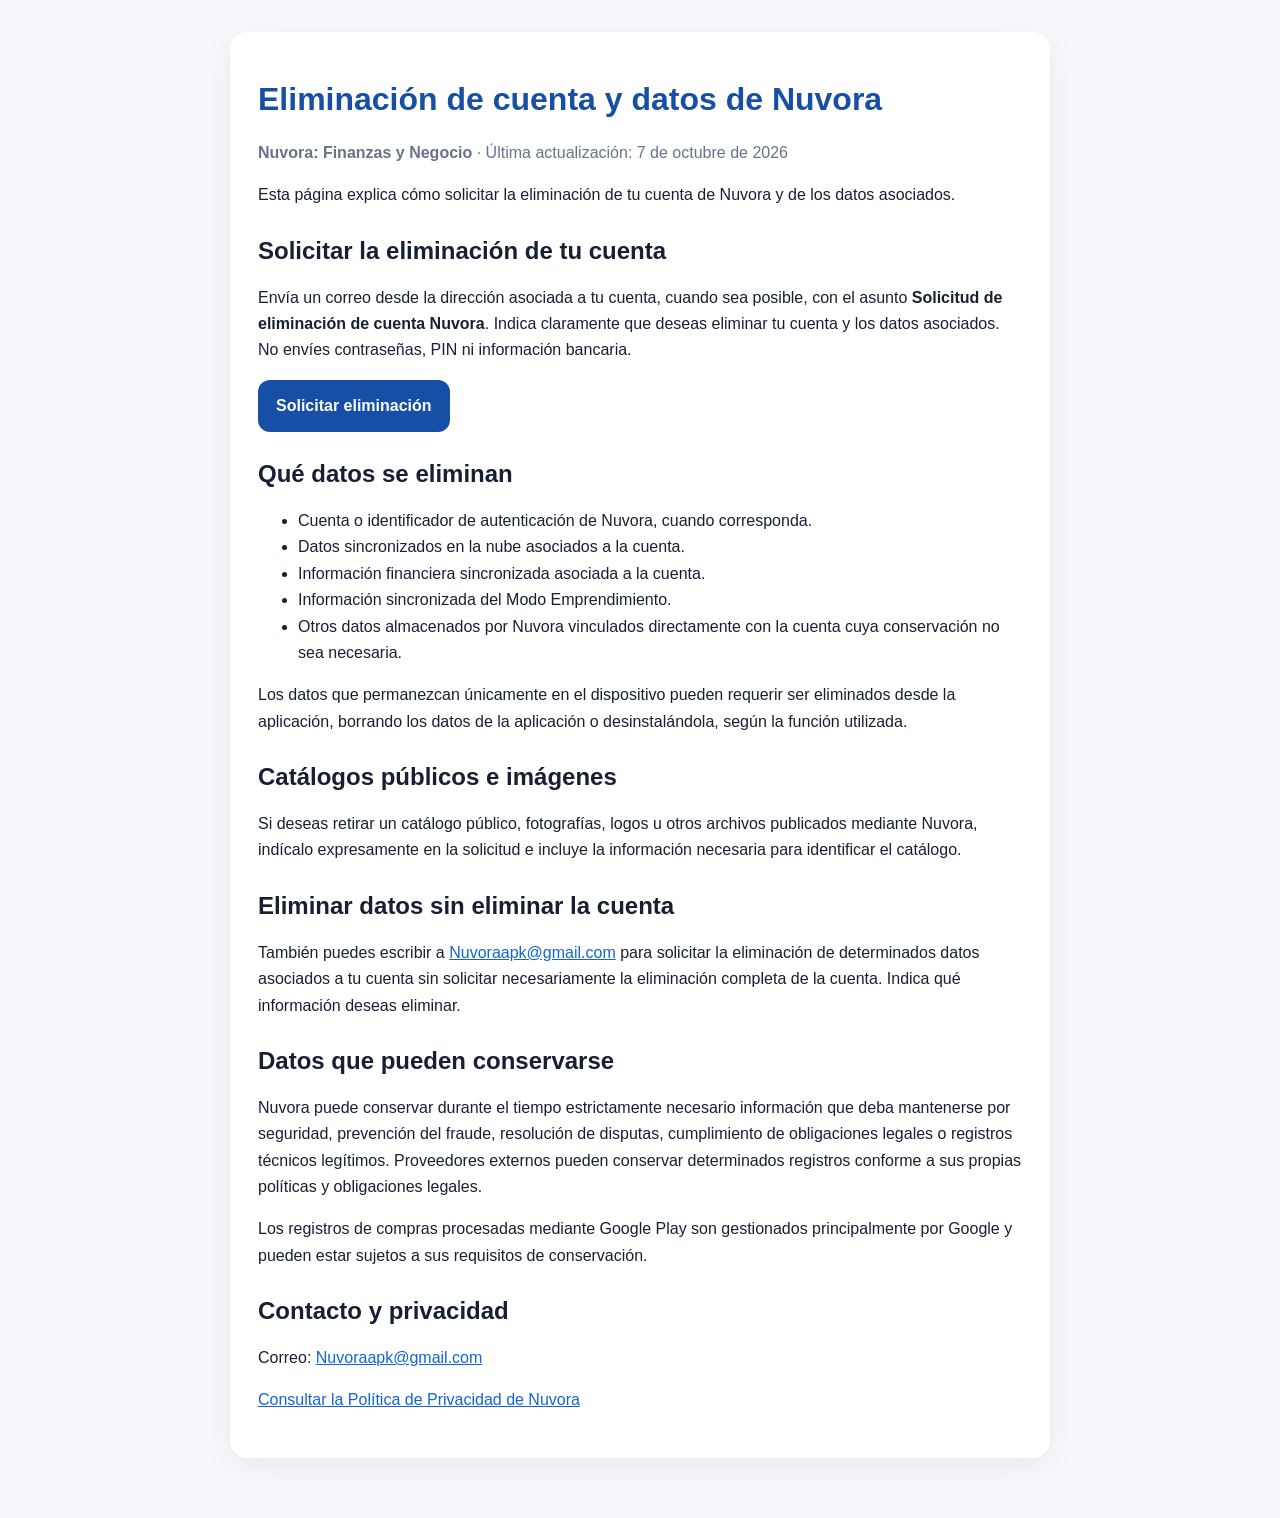
<file: eliminar-cuenta.html>
<!doctype html><html lang="es"><head><meta charset="utf-8"><meta name="viewport" content="width=device-width,initial-scale=1"><title>Eliminar cuenta y datos | Nuvora</title><meta name="description" content="Solicitud de eliminación de cuenta y datos de Nuvora: Finanzas y Negocio"><style>body{font-family:Arial,sans-serif;background:#f6f8fc;color:#172033;margin:0}.wrap{max-width:820px;margin:auto;padding:32px 20px 60px}.card{background:#fff;border-radius:18px;padding:28px;box-shadow:0 8px 30px #00000012}h1{color:#174ea6}h2{margin-top:28px}p,li{line-height:1.65}a{color:#1264d8}.btn{display:inline-block;background:#174ea6;color:#fff;text-decoration:none;padding:13px 18px;border-radius:12px;font-weight:700}.muted{color:#64748b}</style></head><body><main class="wrap"><div class="card"><h1>Eliminación de cuenta y datos de Nuvora</h1><p class="muted"><strong>Nuvora: Finanzas y Negocio</strong> · Última actualización: 7 de octubre de 2026</p><p>Esta página explica cómo solicitar la eliminación de tu cuenta de Nuvora y de los datos asociados.</p><h2>Solicitar la eliminación de tu cuenta</h2><p>Envía un correo desde la dirección asociada a tu cuenta, cuando sea posible, con el asunto <strong>Solicitud de eliminación de cuenta Nuvora</strong>. Indica claramente que deseas eliminar tu cuenta y los datos asociados. No envíes contraseñas, PIN ni información bancaria.</p><p><a class="btn" href="mailto:Nuvoraapk@gmail.com?subject=Solicitud%20de%20eliminaci%C3%B3n%20de%20cuenta%20Nuvora">Solicitar eliminación</a></p><h2>Qué datos se eliminan</h2><ul><li>Cuenta o identificador de autenticación de Nuvora, cuando corresponda.</li><li>Datos sincronizados en la nube asociados a la cuenta.</li><li>Información financiera sincronizada asociada a la cuenta.</li><li>Información sincronizada del Modo Emprendimiento.</li><li>Otros datos almacenados por Nuvora vinculados directamente con la cuenta cuya conservación no sea necesaria.</li></ul><p>Los datos que permanezcan únicamente en el dispositivo pueden requerir ser eliminados desde la aplicación, borrando los datos de la aplicación o desinstalándola, según la función utilizada.</p><h2>Catálogos públicos e imágenes</h2><p>Si deseas retirar un catálogo público, fotografías, logos u otros archivos publicados mediante Nuvora, indícalo expresamente en la solicitud e incluye la información necesaria para identificar el catálogo.</p><h2>Eliminar datos sin eliminar la cuenta</h2><p>También puedes escribir a <a href="mailto:Nuvoraapk@gmail.com">Nuvoraapk@gmail.com</a> para solicitar la eliminación de determinados datos asociados a tu cuenta sin solicitar necesariamente la eliminación completa de la cuenta. Indica qué información deseas eliminar.</p><h2>Datos que pueden conservarse</h2><p>Nuvora puede conservar durante el tiempo estrictamente necesario información que deba mantenerse por seguridad, prevención del fraude, resolución de disputas, cumplimiento de obligaciones legales o registros técnicos legítimos. Proveedores externos pueden conservar determinados registros conforme a sus propias políticas y obligaciones legales.</p><p>Los registros de compras procesadas mediante Google Play son gestionados principalmente por Google y pueden estar sujetos a sus requisitos de conservación.</p><h2>Contacto y privacidad</h2><p>Correo: <a href="mailto:Nuvoraapk@gmail.com">Nuvoraapk@gmail.com</a></p><p><a href="/privacidad">Consultar la Política de Privacidad de Nuvora</a></p></div></main></body></html>
</file>
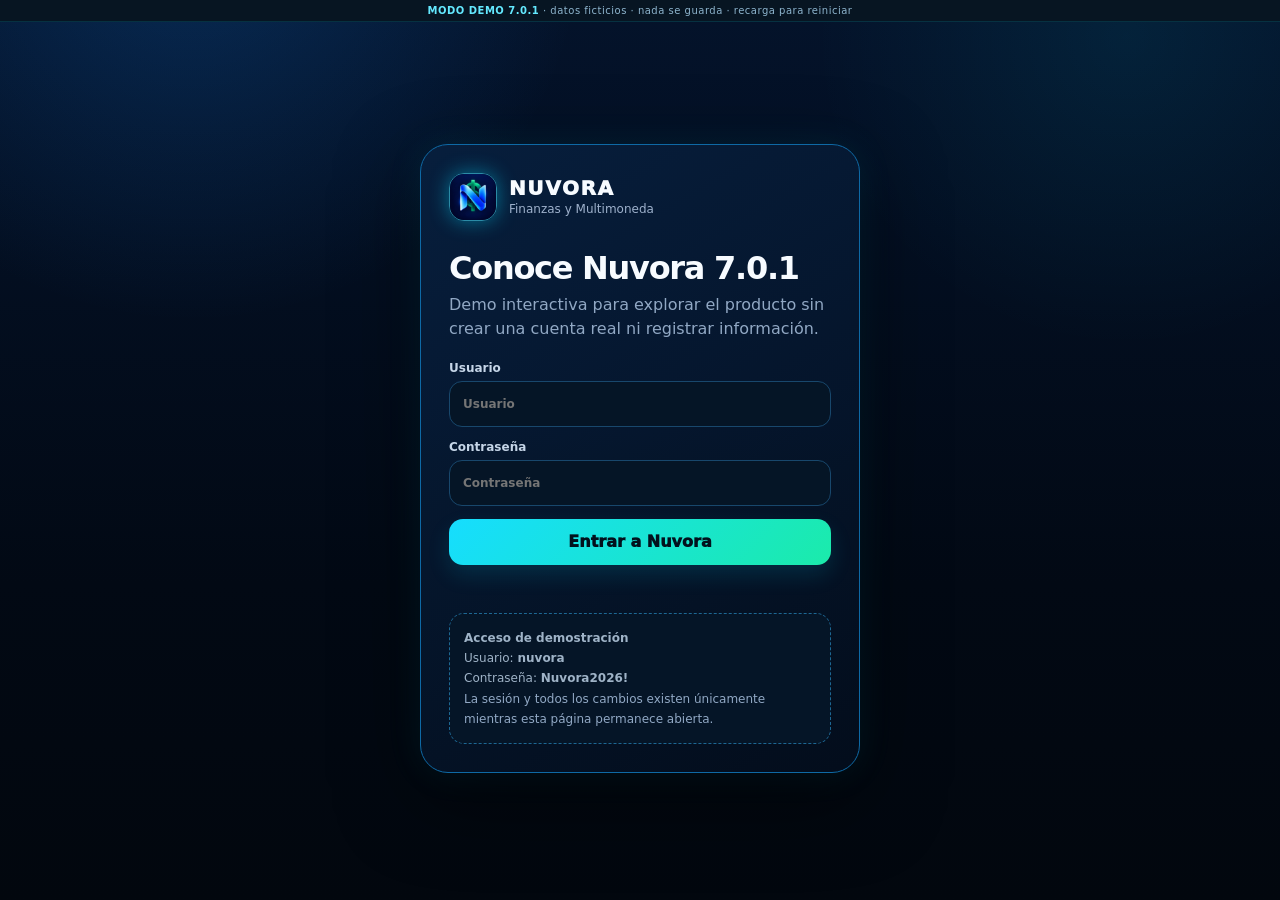
<file: demo/v701.html>
<!doctype html>
<html lang="es">
<head>
<meta charset="utf-8">
<meta name="viewport" content="width=device-width,initial-scale=1,viewport-fit=cover">
<meta name="theme-color" content="#031020">
<title>Nuvora 7.0.1 · Demo Startus</title>
<link rel="stylesheet" href="./v701-a.css">
<link rel="stylesheet" href="./v701-b.css">
</head>
<body>
<div class="demo-ribbon"><b>MODO DEMO 7.0.1</b> · datos ficticios · nada se guarda · recarga para reiniciar</div>

<section id="login" class="auth">
 <div class="login-card">
  <div class="brand"><img src="../logo.png" class="logo-img" alt="Nuvora"><div><div class="brand-name">NUVORA</div><div class="brand-sub">Finanzas y Multimoneda</div></div></div>
  <h1>Conoce Nuvora 7.0.1</h1>
  <p>Demo interactiva para explorar el producto sin crear una cuenta real ni registrar información.</p>
  <form id="loginForm" class="form">
   <label>Usuario<input id="loginUser" autocomplete="username" placeholder="Usuario" required></label>
   <label>Contraseña<input id="loginPass" type="password" autocomplete="current-password" placeholder="Contraseña" required></label>
   <button class="primary" type="submit">Entrar a Nuvora</button>
   <div id="loginError" class="login-error" aria-live="polite"></div>
  </form>
  <div class="login-demo"><b>Acceso de demostración</b><br>Usuario: <strong>nuvora</strong><br>Contraseña: <strong>Nuvora2026!</strong><br><span class="muted">La sesión y todos los cambios existen únicamente mientras esta página permanece abierta.</span></div>
 </div>
</section>

<section id="app" class="shell hidden">
 <header class="topbar">
  <button id="workspaceBtn" class="brand-btn" type="button">
   <img src="../logo.png" class="logo-img sm" alt="Nuvora">
   <div class="brand-copy"><div class="brand-top">NUVORA <span class="chev">⌄</span></div><div id="workspaceLabel" class="brand-workspace">Finanzas personales</div></div>
  </button>
  <div class="top-actions">
   <button class="circle" type="button" data-feature="search" aria-label="Buscar">⌕</button>
   <div class="bell-wrap"><button class="circle" type="button" data-feature="alerts" aria-label="Avisos">♧</button><span class="dot"></span></div>
   <button class="circle profile" type="button" data-feature="profile" aria-label="Mi perfil">●</button>
  </div>
 </header>

 <div id="workspaceMenu" class="workspace-menu hidden">
  <button type="button" data-workspace="personal"><span class="wi">💳</span><span><b>Finanzas personales</b><br><small class="muted">Tu dinero, presupuestos y planificación</small></span></button>
  <button type="button" data-workspace="home"><span class="wi">🏠</span><span><b>Hogar</b><br><small class="muted">Inventario y listas de compras</small></span></button>
  <button type="button" data-workspace="rates"><span class="wi">⇄</span><span><b>Tasas y Multimoneda</b><br><small class="muted">Conversor y referencias</small></span></button>
  <button type="button" data-workspace="business"><span class="wi">🏪</span><span><b>Emprendimiento</b><br><small class="muted">Ventas, inventario y clientes</small></span></button>
 </div>

 <main>
  <div id="personalWorkspace" class="workspace-view active">
   <section id="screen-home" class="screen active">
    <div class="welcome"><div><div class="hello">Hola, Juan 👋</div><div class="grad-title">Tu dinero, en orden</div><div class="tagline">Controla, planifica y alcanza tus metas.</div></div><div id="dateChip" class="date-chip"><span class="date-ico">▣</span><span></span></div></div>
    <section class="hero">
     <div class="hero-grid">
      <div><div class="hero-label">Disponible <span class="muted">◉</span></div><div id="available" class="available">$285.27</div><div class="ref-line"><span class="flag-ve">🇻🇪</span><span>Ref. Bs BCV: <span id="vesRef">VES 249,793.90</span></span></div><div class="hero-note">Después de compromisos confirmados de los próximos 30 días.</div><button type="button" class="hero-detail" data-feature="availableDetail"><span>▥ &nbsp; Ver detalle de mi dinero</span><span>›</span></button></div>
      <img src="../logo.png" class="hero-logo" alt="Logo Nuvora">
     </div>
    </section>
    <div class="two">
     <article class="glass summary-card"><div class="summary-title"><span style="color:#ffd91e">☀</span> Hoy</div><div class="today-metrics"><div class="metric-mini"><span class="metric-orb red">↓</span><span class="metric-copy"><span>Gastos</span><strong id="todayExpense">$18.50</strong><small id="todayExpenseCount">2 mov.</small></span></div><div class="divider-v"></div><div class="metric-mini"><span class="metric-orb green">↑</span><span class="metric-copy"><span>Ingresos</span><strong id="todayIncome">$40.00</strong><small id="todayIncomeCount">1 mov.</small></span></div></div></article>
     <article class="glass summary-card" data-feature="calendar" style="cursor:pointer"><div class="summary-title"><span class="red">▣</span> Próximo pago</div><div id="nextName" class="next-name">Internet</div><div id="nextDate" class="next-date">20 Oct 2026</div><div id="nextAmount" class="next-amount">$15.00</div></article>
    </div>
    <div class="quick4">
     <button class="quick" type="button" data-action="expense"><span class="quick-box q-exp">−</span><span>+ Gasto</span></button>
     <button class="quick" type="button" data-action="income"><span class="quick-box q-inc">＋</span><span>+ Ingreso</span></button>
     <button class="quick" type="button" data-action="transfer"><span class="quick-box q-tra">⇄</span><span>+ Transferencia</span></button>
     <button class="quick" type="button" data-feature="debts"><span class="quick-box q-deb">▣</span><span>+ Pago / Deuda</span></button>
    </div>
    <div class="tool4">
     <button class="tool" type="button" data-feature="automations"><span class="ti">ϟ</span><span>Automatizaciones</span></button>
     <button class="tool" type="button" data-feature="budgets"><span class="ti">◔</span><span>Presupuestos</span></button>
     <button class="tool" type="button" data-feature="debts"><span class="ti" style="color:#c770ff">▰</span><span>Deudas</span></button>
     <button class="tool" type="button" data-feature="calendar"><span class="ti">▣</span><span>Calendario</span></button>
    </div>
    <div class="section-line"><h3><span class="cyan">⇄</span> Mis monedas</h3><button class="link" type="button" data-workspace="rates">⚙ Configurar</button></div>
    <div class="fx-grid">
     <article class="fx yellow"><div class="fx-head"><span>🇻🇪</span><span>Bs BCV</span></div><div id="fxVes" class="fx-val">VES 249,793.90</div><svg class="spark" viewBox="0 0 120 30"><polyline points="0,26 15,25 28,20 38,24 51,16 63,20 76,13 88,17 100,8 120,10"/></svg></article>
     <article class="fx green"><div class="fx-head"><span>◉</span><span>USDT</span></div><div id="fxUsdt" class="fx-val">USDT 245.37</div><svg class="spark" viewBox="0 0 120 30"><polyline points="0,25 18,24 31,15 42,20 56,12 66,18 82,9 97,14 120,5"/></svg></article>
     <article class="fx blue"><div class="fx-head"><span>🇪🇺</span><span>EUR</span></div><div id="fxEur" class="fx-val">EUR 254.18</div><svg class="spark" viewBox="0 0 120 30"><polyline points="0,25 17,20 31,23 47,16 59,19 74,10 88,15 105,7 120,10"/></svg></article>
    </div>
    <article class="advice" data-feature="analysis" style="cursor:pointer"><div class="bulb">💡</div><div><strong>Consejo Nuvora</strong><p>Revisa tus gastos de esta semana y ajusta lo que no sea necesario.</p></div><div class="advice-art"><i style="height:14px"></i><i style="height:23px"></i><i style="height:32px"></i><i style="height:42px"></i><span class="cyan" style="font-size:28px">↗</span></div></article>
   </section>

   <section id="screen-money" class="screen">
    <div class="page-title">Mi dinero</div><div class="page-sub">Lo esencial, sin listas interminables.</div>
    <div id="moneyTiles" class="tiles"></div>
   </section>

   <section id="screen-plan" class="screen">
    <div class="page-title">Plan</div><div class="page-sub">Lo próximo, tus metas y el futuro de tu dinero.</div>
    <div class="tiles">
     <button class="feature-tile" data-feature="calendar"><span class="fi">▣</span><b>Calendario</b><small>Pagos, cobros y eventos</small></button>
     <button class="feature-tile" data-feature="future"><span class="fi">↗</span><b>Nuvora Futuro</b><small>Proyección 7/30 días</small></button>
     <button class="feature-tile" data-feature="goals"><span class="fi">◒</span><b>Metas</b><small>Ahorro y fondos</small></button>
     <button class="feature-tile" data-feature="reminders"><span class="fi">♧</span><b>Recordatorios</b><small>No olvides nada</small></button>
    </div>
    <div class="panel"><h3>Próximos 7 días</h3><div id="planEvents" class="list"></div></div>
    <div class="panel"><h3>Dinero realmente disponible</h3><div class="stat-grid"><div class="stat"><small>Total en cuentas</small><strong id="planTotal">$415.27</strong></div><div class="stat"><small>Comprometido</small><strong class="red" id="planCommitted">$85.00</strong></div><div class="stat"><small>Reservado</small><strong class="purple" id="planReserved">$45.00</strong></div></div></div>
   </section>

   <section id="screen-analysis" class="screen">
    <div class="page-title">Análisis</div><div class="page-sub">Entiende qué pasó y qué conviene hacer ahora.</div>
    <div class="panel"><div class="row between"><div><small class="cyan">RESUMEN DEL MES</small><div style="font-size:22px;font-weight:950;margin-top:5px">Gastaste <span id="analysisExpense">$212.40</span></div><div class="muted tiny">↓ 6% vs. el mes anterior</div></div><div style="font-size:32px;color:#19dfff">▥</div></div></div>
    <div class="chips" style="margin-top:10px"><button class="chip active" data-analysis="expenses">Gastos</button><button class="chip" data-analysis="income">Ingresos</button><button class="chip" data-analysis="merchants">Comercios</button></div>
    <div id="analysisBars" class="panel"></div>
    <div class="panel"><h3>Tendencia de 4 meses</h3><div class="chart"><i style="height:62%"></i><i style="height:78%"></i><i style="height:70%"></i><i style="height:58%"></i></div><div class="chart-labels"><span>Jul</span><span>Ago</span><span>Sep</span><span>Oct</span></div></div>
    <div class="panel"><h3>Señales inteligentes</h3><div class="list"><div class="list-row"><span class="list-icon">✦</span><span class="list-main"><b>Gasto bajo control</b><small>Comida bajó 8% frente al mes anterior.</small></span><span class="green">Bien</span></div><div class="list-row"><span class="list-icon">⚠</span><span class="list-main"><b>Suscripciones</b><small>Tienes 3 cargos recurrentes esta semana.</small></span><span class="gold">Revisar</span></div></div></div>
   </section>

   <section id="screen-more" class="screen">
    <div class="page-title">Más</div><div class="page-sub">Herramientas secundarias y configuración.</div><div id="moreTiles" class="tiles"></div>
   </section>
  </div>

  <div id="homeWorkspace" class="workspace-view"></div>
  <div id="ratesWorkspace" class="workspace-view"></div>
  <div id="businessWorkspace" class="workspace-view"></div>
  <div id="featureView" class="workspace-view"></div>
 </main>

 <nav id="bottomNav" class="bottom-nav">
  <button class="navbtn active" data-screen="home" type="button">⌂<span>Inicio</span></button>
  <button class="navbtn" data-screen="money" type="button">▰<span>Mi dinero</span></button>
  <button class="navbtn" data-screen="plan" type="button">▣<span>Plan</span></button>
  <button class="navbtn" data-screen="analysis" type="button">▥<span>Análisis</span></button>
  <button class="navbtn" data-screen="more" type="button">⠿<span>Más</span></button>
 </nav>
</section>

<div id="overlay" class="overlay hidden"><div class="sheet"><div class="sheet-title"><h3 id="sheetTitle">Nuvora</h3><button id="closeSheet" class="x" type="button">×</button></div><div id="sheetBody"></div></div></div>

<script src="./v701-1.js"></script>
<script src="./v701-2.js"></script>
<script src="./v701-3.js"></script>
<script src="./v701-4.js"></script>
<script src="./v701-5.js"></script>
<script src="./v701-6.js"></script>
<script src="./v701-7.js"></script>
<script src="./v701-8.js"></script>
</body>
</html>
</file>
<file: demo/v701-a.css>
:root{
 --bg:#030b16;--bg2:#06142a;--panel:#07172d;--panel2:#0a1d38;--line:#0c5390;
 --text:#f7fbff;--muted:#91a8c4;--cyan:#00d9ff;--blue:#168cff;--green:#19e6a1;
 --red:#ff5478;--purple:#b43cff;--gold:#ffd21f;--orange:#ff9c4a;
 --shadow:0 18px 44px rgba(0,0,0,.4);--glow:0 0 18px rgba(0,217,255,.28)
}
*{box-sizing:border-box}
html{background:var(--bg)}
body{margin:0;min-height:100vh;color:var(--text);font-family:Inter,ui-sans-serif,system-ui,-apple-system,BlinkMacSystemFont,"Segoe UI",sans-serif;background:
 radial-gradient(circle at 15% -8%,rgba(22,140,255,.2),transparent 27%),
 radial-gradient(circle at 88% 4%,rgba(0,217,255,.08),transparent 22%),
 linear-gradient(180deg,#04132b 0,#020914 65%,#02070e 100%);overflow-x:hidden}
button,input,select,textarea{font:inherit}
button{cursor:pointer}
.hidden{display:none!important}
.muted{color:var(--muted)}
.tiny{font-size:10px}
.demo-ribbon{position:sticky;top:0;z-index:80;text-align:center;padding:5px 10px;background:#071522;border-bottom:1px solid rgba(0,217,255,.14);color:#8eb5ce;font-size:10px;letter-spacing:.05em}
.demo-ribbon b{color:#64e9ff}
.auth{min-height:calc(100vh - 27px);display:grid;place-items:center;padding:22px}
.login-card{width:min(100%,440px);padding:28px;border:1px solid #0e69a5;border-radius:28px;background:linear-gradient(150deg,rgba(7,31,61,.98),rgba(3,13,28,.98));box-shadow:0 25px 80px rgba(0,0,0,.5),0 0 34px rgba(0,217,255,.10)}
.brand{display:flex;align-items:center;gap:12px;min-width:0}
.logo-img{width:48px;height:48px;object-fit:cover;border-radius:15px;box-shadow:0 0 20px rgba(0,217,255,.45);border:1px solid rgba(74,229,255,.55)}
.logo-img.sm{width:44px;height:44px;border-radius:13px}
.brand-name{font-weight:950;letter-spacing:.08em;font-size:20px;line-height:1}
.brand-sub{font-size:12px;color:#9eb1cc;margin-top:4px}
.login-card h1{font-size:32px;margin:28px 0 6px;letter-spacing:-.04em}
.login-card p{margin:0 0 20px;color:var(--muted);line-height:1.5}
.form{display:grid;gap:13px}
label{display:grid;gap:6px;font-size:12px;font-weight:800;color:#c6d6e8}
input,select,textarea{width:100%;min-height:46px;border:1px solid #18476c;border-radius:13px;background:#051526;color:var(--text);padding:0 13px;outline:none}
textarea{padding:12px;min-height:88px;resize:vertical}
input:focus,select:focus,textarea:focus{border-color:var(--cyan);box-shadow:0 0 0 3px rgba(0,217,255,.12)}
.primary{border:0;min-height:46px;border-radius:14px;padding:0 16px;color:#02111d;font-weight:950;background:linear-gradient(135deg,#16ddff,#1bebaa);box-shadow:0 10px 22px rgba(0,217,255,.13)}
.secondary{border:1px solid #19527b;min-height:42px;border-radius:13px;padding:0 14px;background:#071a31;color:#cde7f7;font-weight:850}
.danger{border:1px solid rgba(255,84,120,.38);background:rgba(255,84,120,.08);color:#ff91aa}
.login-demo{margin-top:17px;padding:14px;border:1px dashed #1d6793;border-radius:15px;background:#051527;color:#9fb3c7;font-size:12px;line-height:1.7}
.login-error{min-height:18px;color:#ff9aae;font-size:12px}
.shell{width:min(100%,900px);margin:0 auto;padding:8px 12px 88px;position:relative}
.topbar{display:flex;align-items:center;justify-content:space-between;gap:10px;padding:7px 1px 10px}
.brand-btn{display:flex;align-items:center;gap:10px;min-width:0;background:transparent;border:0;color:inherit;padding:0;text-align:left}
.brand-copy{min-width:0}
.brand-top{display:flex;align-items:center;gap:4px;font-size:19px;font-weight:950;letter-spacing:.04em}
.brand-workspace{font-size:11px;color:#94a8c6;font-weight:700;margin-top:1px;white-space:nowrap;overflow:hidden;text-overflow:ellipsis}
.chev{color:#14cfff;font-size:22px;line-height:1}
.top-actions{display:flex;gap:7px;align-items:center}
.circle{width:42px;height:42px;border-radius:50%;border:1px solid #18588a;background:linear-gradient(145deg,#071a34,#061126);color:#f2f7ff;display:grid;place-items:center;font-size:19px;box-shadow:inset 0 0 12px rgba(35,139,255,.06)}
.circle.profile{background:linear-gradient(145deg,#0cc6ff,#0b6eff);border-color:#27e7ff;box-shadow:0 0 17px rgba(0,217,255,.32)}
.bell-wrap{position:relative}
.dot{position:absolute;right:2px;top:1px;width:9px;height:9px;border-radius:50%;background:#ff426b;box-shadow:0 0 8px rgba(255,66,107,.7)}
.screen{display:none}
.screen.active{display:block}
.welcome{display:flex;justify-content:space-between;align-items:end;gap:12px;margin:4px 1px 12px}
.hello{font-size:29px;line-height:1.05;font-weight:950;letter-spacing:-.04em}
.grad-title{font-size:31px;line-height:1.02;font-weight:950;letter-spacing:-.055em;background:linear-gradient(90deg,#159eff,#09e1b0);-webkit-background-clip:text;background-clip:text;color:transparent}
.tagline{font-size:14px;color:#aab9d0;margin-top:4px}
.date-chip{display:flex;align-items:center;gap:8px;padding:9px 12px;border:1px solid #175b95;border-radius:17px;background:linear-gradient(145deg,#092346,#07152a);font-size:11px;box-shadow:var(--glow)}
.date-ico{font-size:21px;color:#0fe1ff}
.hero{position:relative;overflow:hidden;padding:19px 20px 17px;border-radius:24px;border:1.5px solid #0ce0ff;background:
 radial-gradient(circle at 82% 18%,rgba(0,241,185,.22),transparent 20%),
 radial-gradient(circle at 92% 88%,rgba(57,51,255,.28),transparent 26%),
 linear-gradient(145deg,#0b3867 0,#061b38 48%,#06102a 100%);
 box-shadow:0 0 24px rgba(0,217,255,.32),inset 0 0 26px rgba(14,123,255,.10)}
.hero:before{content:"";position:absolute;inset:auto -90px 18% 35%;height:85px;border-radius:50%;border-top:1px solid rgba(67,255,217,.38);transform:rotate(-12deg);box-shadow:0 -12px 22px rgba(28,227,210,.08)}
.hero-grid{display:grid;grid-template-columns:minmax(0,1fr) 180px;gap:8px;align-items:center;position:relative;z-index:1}
.hero-label{font-size:18px;font-weight:900;display:flex;gap:8px;align-items:center}
.available{font-size:clamp(54px,10vw,78px);line-height:.98;font-weight:950;letter-spacing:-.065em;margin:6px 0 8px;text-shadow:0 4px 24px rgba(255,255,255,.06)}
.ref-line{display:flex;align-items:center;gap:8px;font-size:14px;font-weight:900}
.flag-ve{font-size:24px}
.hero-note{margin-top:3px;color:#9caecc;font-size:12px;line-height:1.35;max-width:490px}
.hero-logo{width:150px;height:150px;object-fit:cover;border-radius:30px;justify-self:end;box-shadow:0 0 28px rgba(0,224,255,.36);border:1px solid rgba(57,244,255,.45)}
.hero-detail{margin-top:12px;width:min(100%,450px);min-height:42px;border-radius:16px;border:1px solid #13689c;background:linear-gradient(90deg,rgba(0,168,255,.12),rgba(0,217,255,.05));color:#28e5ff;font-weight:900;display:flex;align-items:center;justify-content:space-between;padding:0 14px}
.two{display:grid;grid-template-columns:1fr 1fr;gap:10px;margin-top:10px}
.glass{border:1px solid #1472af;border-radius:21px;background:
 linear-gradient(135deg,rgba(10,43,76,.88),rgba(5,18,38,.93));box-shadow:0 12px 26px rgba(0,0,0,.18),inset 0 0 18px rgba(0,145,255,.04)}
.summary-card{padding:13px 15px;min-height:128px}
.summary-title{display:flex;align-items:center;gap:7px;font-size:14px;font-weight:900}
.today-metrics{display:grid;grid-template-columns:1fr 1px 1fr;gap:12px;margin-top:13px;align-items:center}
.divider-v{height:44px;background:#176497}
.metric-mini{display:flex;gap:8px;align-items:center}
.metric-orb{width:42px;height:42px;border-radius:50%;display:grid;place-items:center;font-size:22px;font-weight:950}
.metric-orb.red{background:linear-gradient(145deg,#ff6d9a,#ff4168);color:#22111b}
.metric-orb.green{background:linear-gradient(145deg,#2effb6,#02d67a);color:#032218}
.metric-copy span{display:block;color:#9babc6;font-size:10px}
.metric-copy strong{display:block;font-size:17px;margin-top:1px}
.metric-copy small{color:#7790ad;font-size:9px}
.next-name{font-size:18px;font-weight:950;margin:12px 0 2px;white-space:nowrap;overflow:hidden;text-overflow:ellipsis}
.next-date{font-size:12px;color:#96a8c5}
.next-amount{font-size:18px;font-weight:950;margin-top:3px}
.quick4,.tool4{display:grid;grid-template-columns:repeat(4,1fr);gap:10px;margin-top:11px}
.quick{display:grid;place-items:center;gap:7px;background:transparent;border:0;color:#fff;padding:0;font-size:12px;font-weight:950}
.quick-box{width:100%;aspect-ratio:1.38/1;border-radius:18px;display:grid;place-items:center;font-size:36px;border:1px solid rgba(255,255,255,.16);box-shadow:0 0 20px rgba(0,0,0,.26)}
.q-exp{background:linear-gradient(145deg,#ff6b8e,#ff4267);box-shadow:0 0 21px rgba(255,71,111,.23)}
.q-inc{background:linear-gradient(145deg,#25f0a6,#00ca78);box-shadow:0 0 21px rgba(0,229,145,.20)}
.q-tra{background:linear-gradient(145deg,#22d7ff,#1284ff);box-shadow:0 0 21px rgba(0,184,255,.22)}
.q-deb{background:linear-gradient(145deg,#c950ff,#8b2eff);box-shadow:0 0 21px rgba(173,63,255,.20)}
.tool{min-height:86px;border-radius:17px;border:1px solid #0e64a4;background:linear-gradient(145deg,#081b35,#061329);color:#f5f9ff;font-size:11px;font-weight:900;padding:9px 5px;display:grid;place-items:center;gap:4px;box-shadow:inset 0 0 14px rgba(0,143,255,.05)}
.tool .ti{font-size:28px;color:#13d8ff}
.section-line{display:flex;align-items:center;justify-content:space-between;gap:12px;margin:16px 2px 8px}
.section-line h3{margin:0;font-size:18px;display:flex;align-items:center;gap:8px}
.link{border:0;background:transparent;color:#a4b1c6;padding:4px;font-size:11px}
.fx-grid{display:grid;grid-template-columns:repeat(3,1fr);gap:9px}
.fx{min-width:0;padding:12px 13px;border-radius:18px;border:1px solid #166ca2;background:linear-gradient(150deg,#0b2340,#061429);overflow:hidden}
.fx.yellow{border-color:#b39812;background:linear-gradient(145deg,rgba(120,95,0,.48),#091a27)}
.fx.green{border-color:#0b936e;background:linear-gradient(145deg,rgba(0,107,83,.4),#07192a)}
</file>
<file: demo/v701-b.css>
.fx.blue{border-color:#115fe6;background:linear-gradient(145deg,rgba(13,52,166,.5),#07152e)}
.fx-head{display:flex;align-items:center;gap:7px;font-weight:900;font-size:12px}
.fx-val{font-size:18px;font-weight:950;margin:7px 0 3px;white-space:nowrap;overflow:hidden;text-overflow:ellipsis}
.spark{height:30px;width:100%}
.spark polyline{fill:none;stroke:#19e7ae;stroke-width:2}
.fx.blue .spark polyline{stroke:#18cfff}.fx.yellow .spark polyline{stroke:#d5e41c}
.advice{margin-top:11px;padding:12px 14px;display:grid;grid-template-columns:44px minmax(0,1fr) 125px;gap:10px;align-items:center;border:1px solid #096fe8;border-radius:18px;background:
 radial-gradient(circle at 88% 35%,rgba(112,43,255,.34),transparent 27%),
 linear-gradient(100deg,#071c36,#06132d);box-shadow:0 0 20px rgba(18,123,255,.14)}
.bulb{width:44px;height:44px;border-radius:50%;display:grid;place-items:center;font-size:25px;background:radial-gradient(circle,#ffe840,#9a6800);box-shadow:0 0 15px rgba(255,218,0,.35)}
.advice strong{font-size:14px}.advice p{margin:2px 0 0;color:#9faccc;font-size:11px;line-height:1.4}
.advice-art{height:50px;display:flex;align-items:end;justify-content:center;gap:5px}
.advice-art i{display:block;width:12px;border-radius:3px 3px 0 0;background:linear-gradient(#17eaff,#096cff)}
.bottom-nav{position:sticky;bottom:8px;z-index:40;margin:14px auto 0;display:grid;grid-template-columns:repeat(5,1fr);gap:4px;padding:7px;border:1px solid #145b91;border-radius:23px;background:rgba(4,17,35,.96);box-shadow:0 15px 42px rgba(0,0,0,.5),0 0 21px rgba(0,170,255,.08);backdrop-filter:blur(10px)}
.navbtn{min-height:57px;border:0;border-radius:17px;background:transparent;color:#7890b0;display:grid;place-items:center;gap:2px;padding:4px;font-size:22px}
.navbtn span{font-size:10px;font-weight:800}
.navbtn.active{color:#03101b;background:linear-gradient(145deg,#08dfff,#159bff);box-shadow:0 0 20px rgba(0,217,255,.34)}
.page-title{font-size:26px;font-weight:950;letter-spacing:-.04em;margin:7px 0 2px}
.page-sub{font-size:12px;color:#8fa7c2;margin-bottom:13px}
.tiles{display:grid;grid-template-columns:repeat(2,1fr);gap:10px}
.feature-tile{min-height:128px;border:1px solid #134f78;border-radius:20px;background:linear-gradient(145deg,#0a1f3b,#061429);padding:15px;text-align:left;color:#fff;box-shadow:inset 0 0 18px rgba(0,146,255,.04)}
.feature-tile .fi{font-size:28px;display:block;margin-bottom:11px;color:#19ddff}
.feature-tile b{display:block;font-size:15px}.feature-tile small{display:block;color:#8299b6;margin-top:4px;font-size:10px}
.panel{border:1px solid #174b72;border-radius:19px;background:linear-gradient(145deg,#091d36,#061328);padding:14px;margin-top:10px}
.panel h3{font-size:15px;margin:0 0 10px}
.row{display:flex;align-items:center;gap:10px}
.between{justify-content:space-between}
.wrap{flex-wrap:wrap}
.stat-grid{display:grid;grid-template-columns:repeat(3,1fr);gap:8px}
.stat{padding:12px;border:1px solid #153e60;border-radius:15px;background:#071729}
.stat small{display:block;color:#8198b3;font-size:9px}.stat strong{display:block;margin-top:4px;font-size:16px}
.list{display:grid;gap:8px}
.list-row{padding:11px;border:1px solid #123d5c;border-radius:14px;background:#071729;display:grid;grid-template-columns:auto minmax(0,1fr) auto;gap:9px;align-items:center}
.list-icon{width:38px;height:38px;border-radius:12px;display:grid;place-items:center;background:#09223f;color:#19d7ff;font-size:19px}
.list-main{min-width:0}.list-main b{display:block;font-size:12px;white-space:nowrap;overflow:hidden;text-overflow:ellipsis}.list-main small{display:block;color:#8197b1;font-size:9px;margin-top:2px}
.amount{font-size:12px;font-weight:950}.green{color:var(--green)}.red{color:#ff7895}.gold{color:var(--gold)}.cyan{color:var(--cyan)}.purple{color:#c77cff}
.chips{display:flex;gap:6px;flex-wrap:wrap}
.chip{border:1px solid #175079;border-radius:999px;background:#071a31;color:#91a8c1;min-height:32px;padding:0 11px;font-size:10px;font-weight:800}
.chip.active{border-color:#1ad9ff;background:rgba(0,217,255,.09);color:#d6faff}
.progress{height:8px;background:#04101e;border-radius:99px;overflow:hidden;margin-top:6px}.progress i{display:block;height:100%;border-radius:99px;background:linear-gradient(90deg,#14d9ff,#15e6a3)}
.action-row{display:flex;gap:8px;flex-wrap:wrap;margin-top:10px}
.action-row button{min-height:38px}
.back-head{display:flex;align-items:center;gap:9px;margin:6px 0 12px}
.back-head button{width:38px;height:38px;border-radius:12px;border:1px solid #14527c;background:#07182e;color:#d9efff}
.back-head h2{font-size:20px;margin:0}
.overlay{position:fixed;inset:0;z-index:70;background:rgba(0,5,12,.78);display:grid;place-items:end center;padding:12px}
.sheet{width:min(100%,620px);max-height:88vh;overflow:auto;border:1px solid #1671a6;border-radius:24px 24px 16px 16px;background:linear-gradient(180deg,#0a2340,#051222);padding:17px;box-shadow:0 30px 80px rgba(0,0,0,.66),0 0 28px rgba(0,217,255,.1)}
.sheet-title{display:flex;justify-content:space-between;align-items:center;gap:10px;margin-bottom:12px}.sheet-title h3{margin:0;font-size:18px}.x{width:35px;height:35px;border-radius:11px;border:1px solid #16527d;background:#07182e;color:#d4edff}
.workspace-menu{position:fixed;z-index:90;top:82px;left:50%;transform:translateX(-50%);width:min(calc(100% - 28px),550px);padding:9px;border:1px solid #17699b;border-radius:20px;background:#06172c;box-shadow:0 24px 60px rgba(0,0,0,.6)}
.workspace-menu button{width:100%;min-height:54px;border:0;border-radius:13px;background:transparent;color:#e5f5ff;text-align:left;padding:8px 10px;display:flex;align-items:center;gap:10px}
.workspace-menu button:hover{background:#092342}
.workspace-menu .wi{width:36px;height:36px;border-radius:11px;background:#092643;display:grid;place-items:center;font-size:18px}
.workspace-view{display:none}.workspace-view.active{display:block}
.notice{padding:10px 12px;border-radius:13px;border:1px solid #43562a;background:rgba(104,120,20,.10);color:#cedcaa;font-size:10px;line-height:1.45}
.sim-note{padding:8px 10px;border-radius:11px;border:1px solid #145371;background:rgba(0,189,255,.06);color:#88c8dd;font-size:9px;line-height:1.4}
.switch{display:inline-flex;align-items:center;gap:7px;font-size:10px;color:#9fb3c9}.switch input{width:18px;min-height:auto}
.grid4{display:grid;grid-template-columns:repeat(4,1fr);gap:8px}
.biz-quick{border:1px solid #14557d;border-radius:16px;background:#071a31;color:#f3f8ff;min-height:85px;display:grid;place-items:center;gap:4px;padding:8px;font-size:10px;font-weight:900}.biz-quick i{font-style:normal;font-size:26px}
.table-wrap{overflow:auto;border-radius:14px;border:1px solid #123d5d}.table{width:100%;border-collapse:collapse;min-width:520px;background:#061526}.table th,.table td{padding:9px 10px;text-align:left;border-bottom:1px solid #102e47;font-size:10px}.table th{color:#78a6c6}.table td{color:#dce9f4}
.search-box{display:flex;gap:8px}.search-box input{flex:1}
.bar-row{margin:11px 0}.bar-meta{display:flex;justify-content:space-between;font-size:10px;margin-bottom:5px}.chart{height:120px;display:flex;align-items:end;gap:8px;padding:8px;border:1px solid #123c5c;border-radius:14px;background:#061526}.chart i{flex:1;border-radius:5px 5px 0 0;background:linear-gradient(#16e0ff,#1768ff);min-height:4px}.chart-labels{display:flex;justify-content:space-around;color:#718aa5;font-size:8px;margin-top:5px}
.calendar{display:grid;grid-template-columns:repeat(7,1fr);gap:5px}.day{aspect-ratio:1;border:1px solid #113c5c;border-radius:10px;background:#061526;color:#a8b9ce;font-size:9px;display:grid;place-items:center;position:relative}.day.has:after{content:"";position:absolute;bottom:5px;width:4px;height:4px;border-radius:50%;background:#16ddff}.day.sel{border-color:#15dcff;background:#092846;color:#fff}
@media(max-width:680px){
 .shell{padding:7px 9px 82px}.topbar{padding-top:5px}.circle{width:39px;height:39px}.logo-img.sm{width:43px;height:43px}
 .welcome{align-items:start}.date-chip{display:none}.hello{font-size:27px}.grad-title{font-size:29px}.tagline{font-size:13px}
 .hero{padding:16px}.hero-grid{grid-template-columns:minmax(0,1fr) 112px}.hero-logo{width:104px;height:104px;border-radius:24px}.available{font-size:56px}.hero-note{font-size:11px}
 .quick4{gap:8px}.tool4{gap:7px}.quick{font-size:10px}.quick-box{font-size:30px;border-radius:17px}.tool{font-size:9px;min-height:78px}.tool .ti{font-size:24px}
 .summary-card{min-height:118px;padding:12px}.fx{padding:10px}.fx-val{font-size:14px}.advice{grid-template-columns:40px minmax(0,1fr)}.advice-art{display:none}
 .tiles{grid-template-columns:1fr 1fr}.feature-tile{min-height:115px;padding:13px}.stat-grid{grid-template-columns:1fr 1fr}.grid4{grid-template-columns:repeat(2,1fr)}
}
@media(max-width:420px){
 .brand-top{font-size:17px}.brand-workspace{font-size:9px}.top-actions{gap:4px}.circle{width:36px;height:36px;font-size:16px}.logo-img.sm{width:40px;height:40px}
 .hero-grid{grid-template-columns:1fr 90px}.hero-logo{width:84px;height:84px}.available{font-size:49px}.ref-line{font-size:12px}
 .two{gap:7px}.summary-card{padding:10px}.today-metrics{gap:7px}.metric-orb{width:34px;height:34px;font-size:18px}.metric-copy strong{font-size:14px}
 .quick4{grid-template-columns:repeat(4,minmax(0,1fr));gap:6px}.quick-box{aspect-ratio:1/1;font-size:25px}.quick{font-size:9px}.tool4{grid-template-columns:repeat(4,minmax(0,1fr));gap:5px}.tool{padding:7px 2px;font-size:8px}
 .fx-grid{grid-template-columns:repeat(3,minmax(0,1fr));gap:6px}.fx-head{font-size:9px}.fx-val{font-size:12px}.spark{height:20px}
 .tiles{gap:8px}.feature-tile{min-height:108px}.bottom-nav{padding:5px}.navbtn{min-height:53px;font-size:19px}.navbtn span{font-size:8px}
}
</file>
